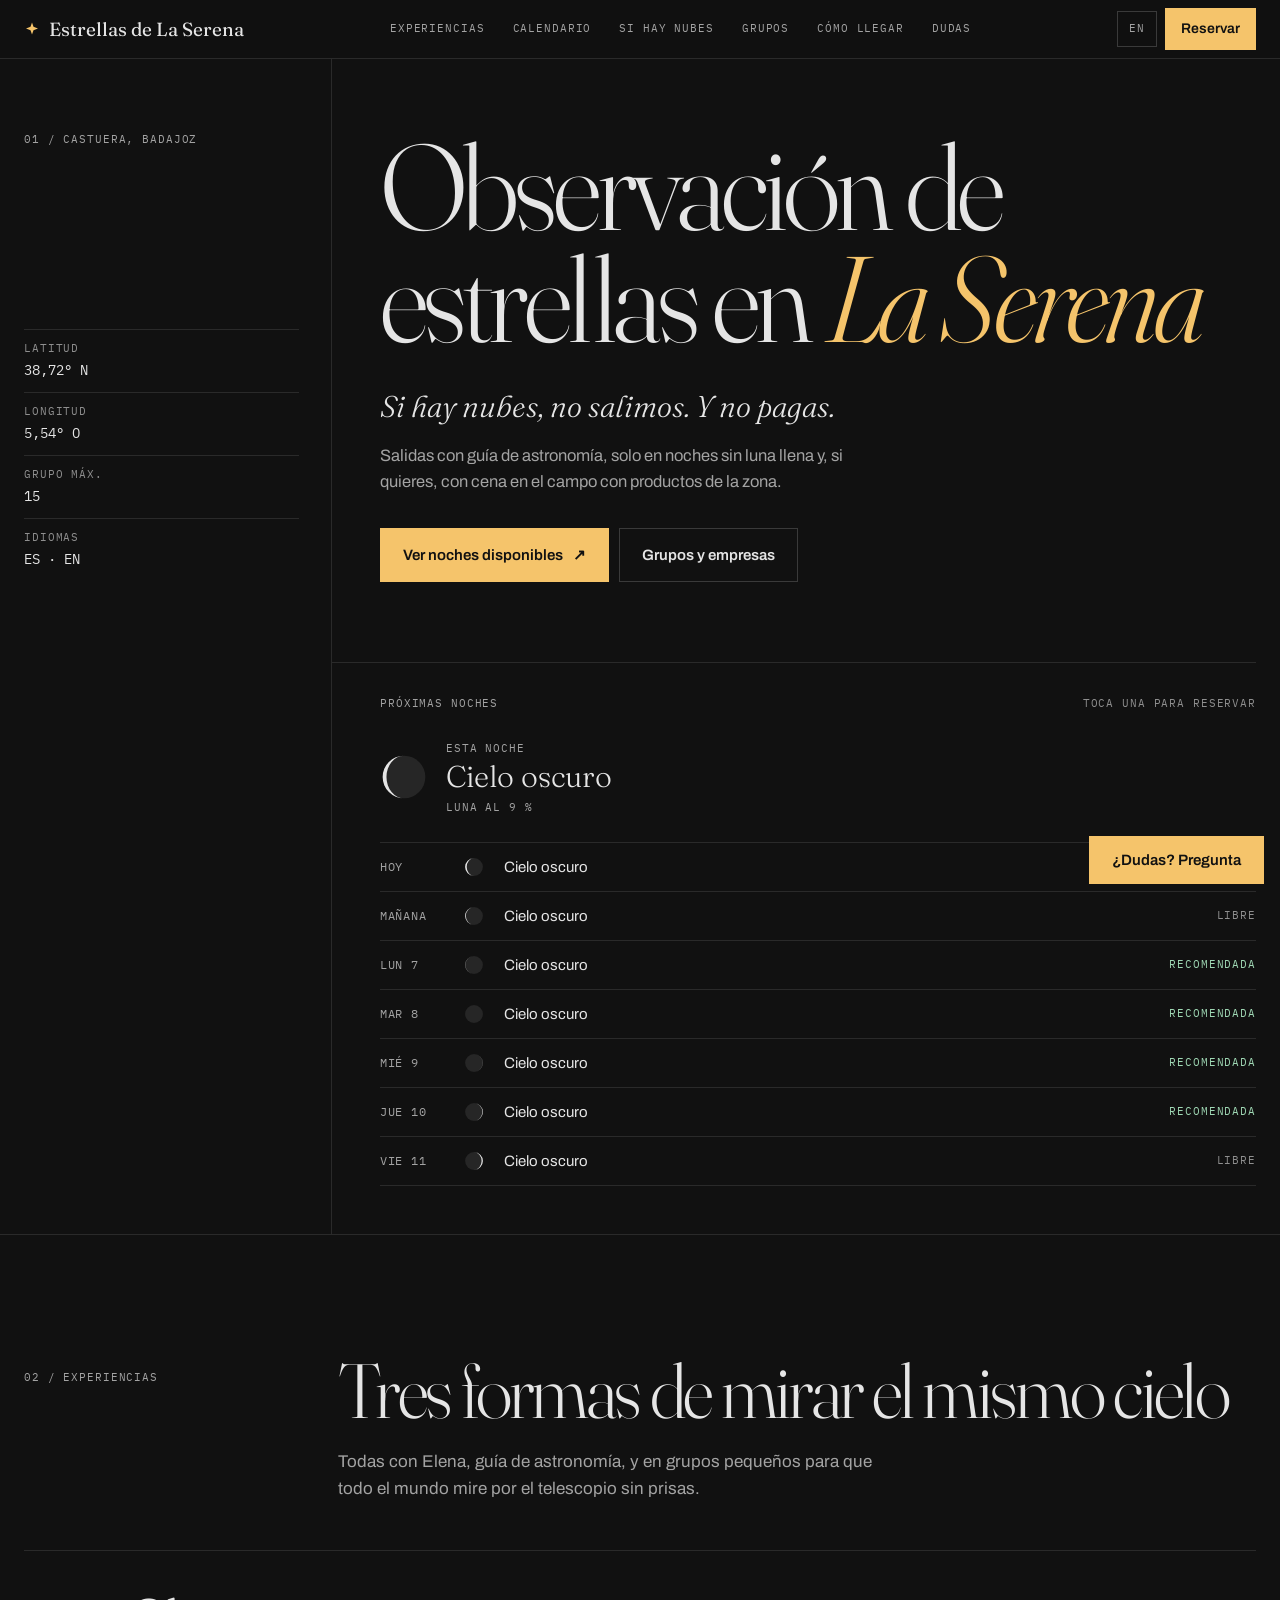
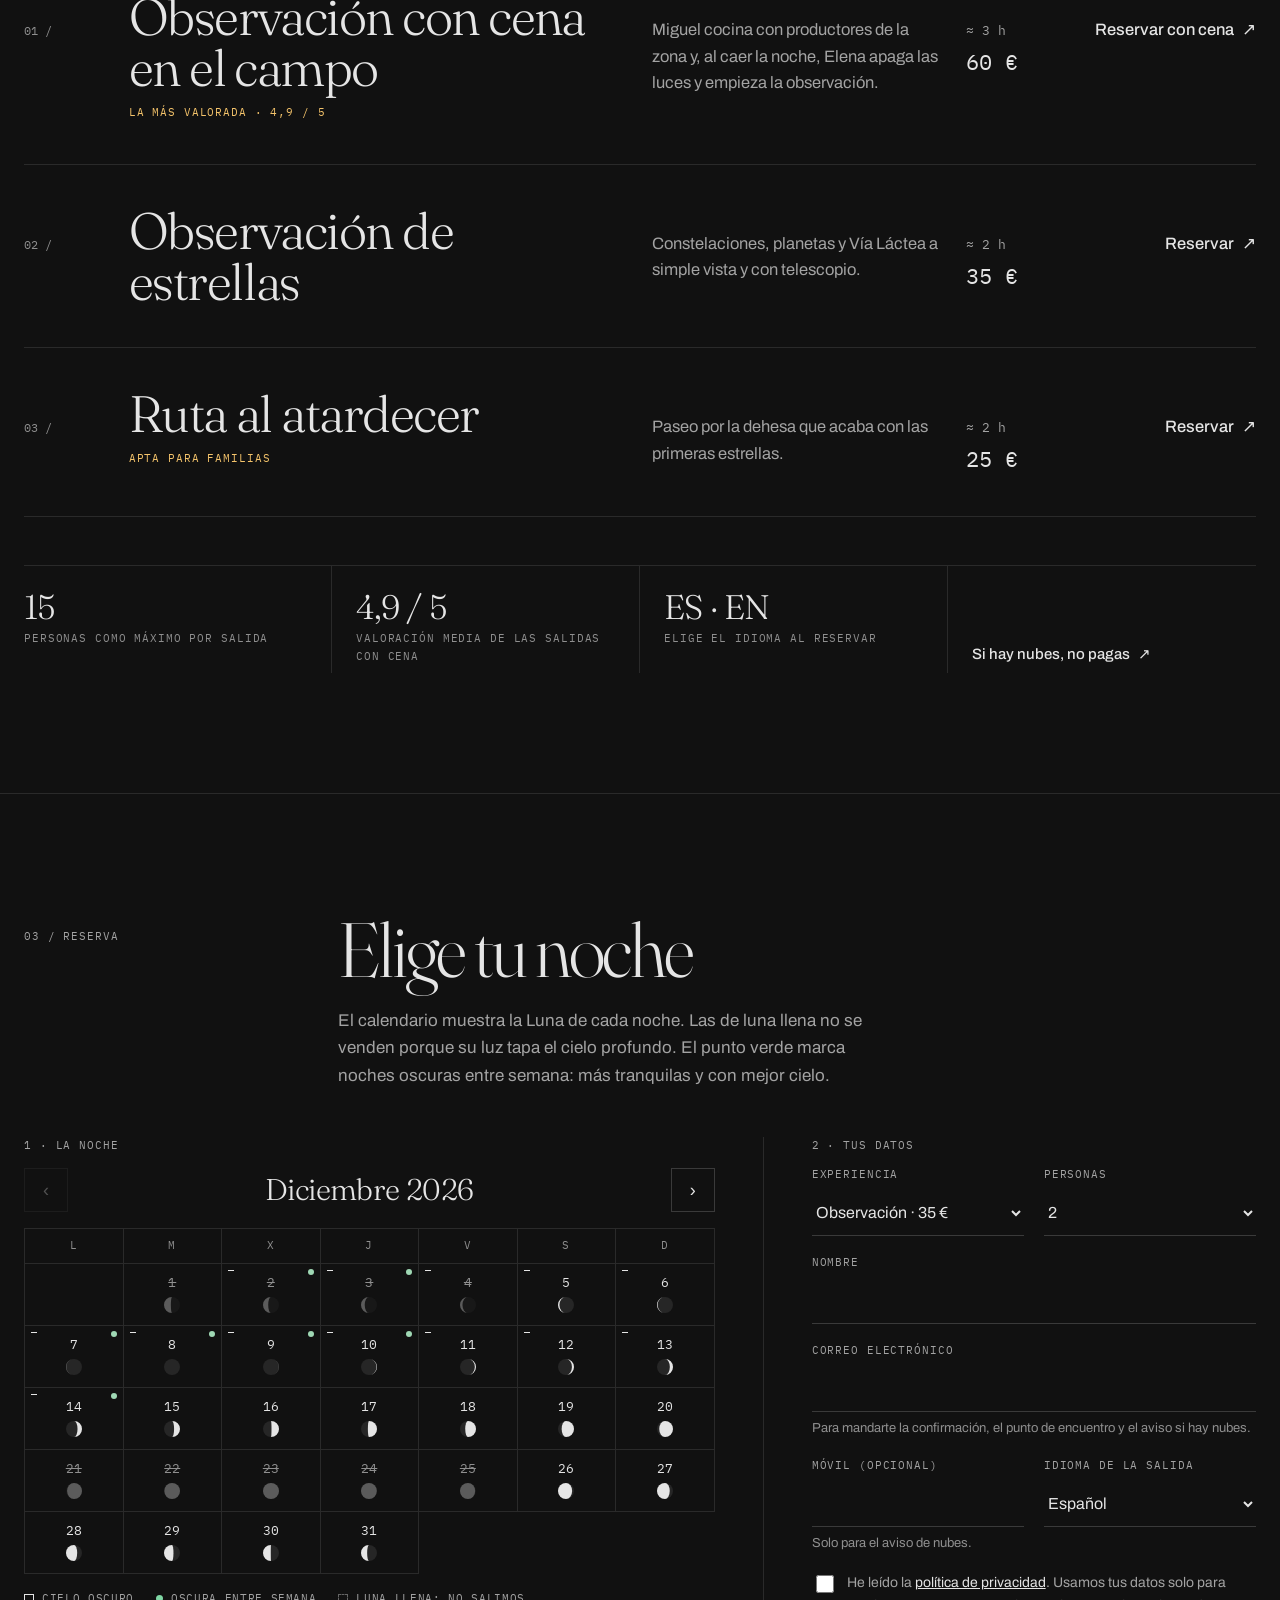
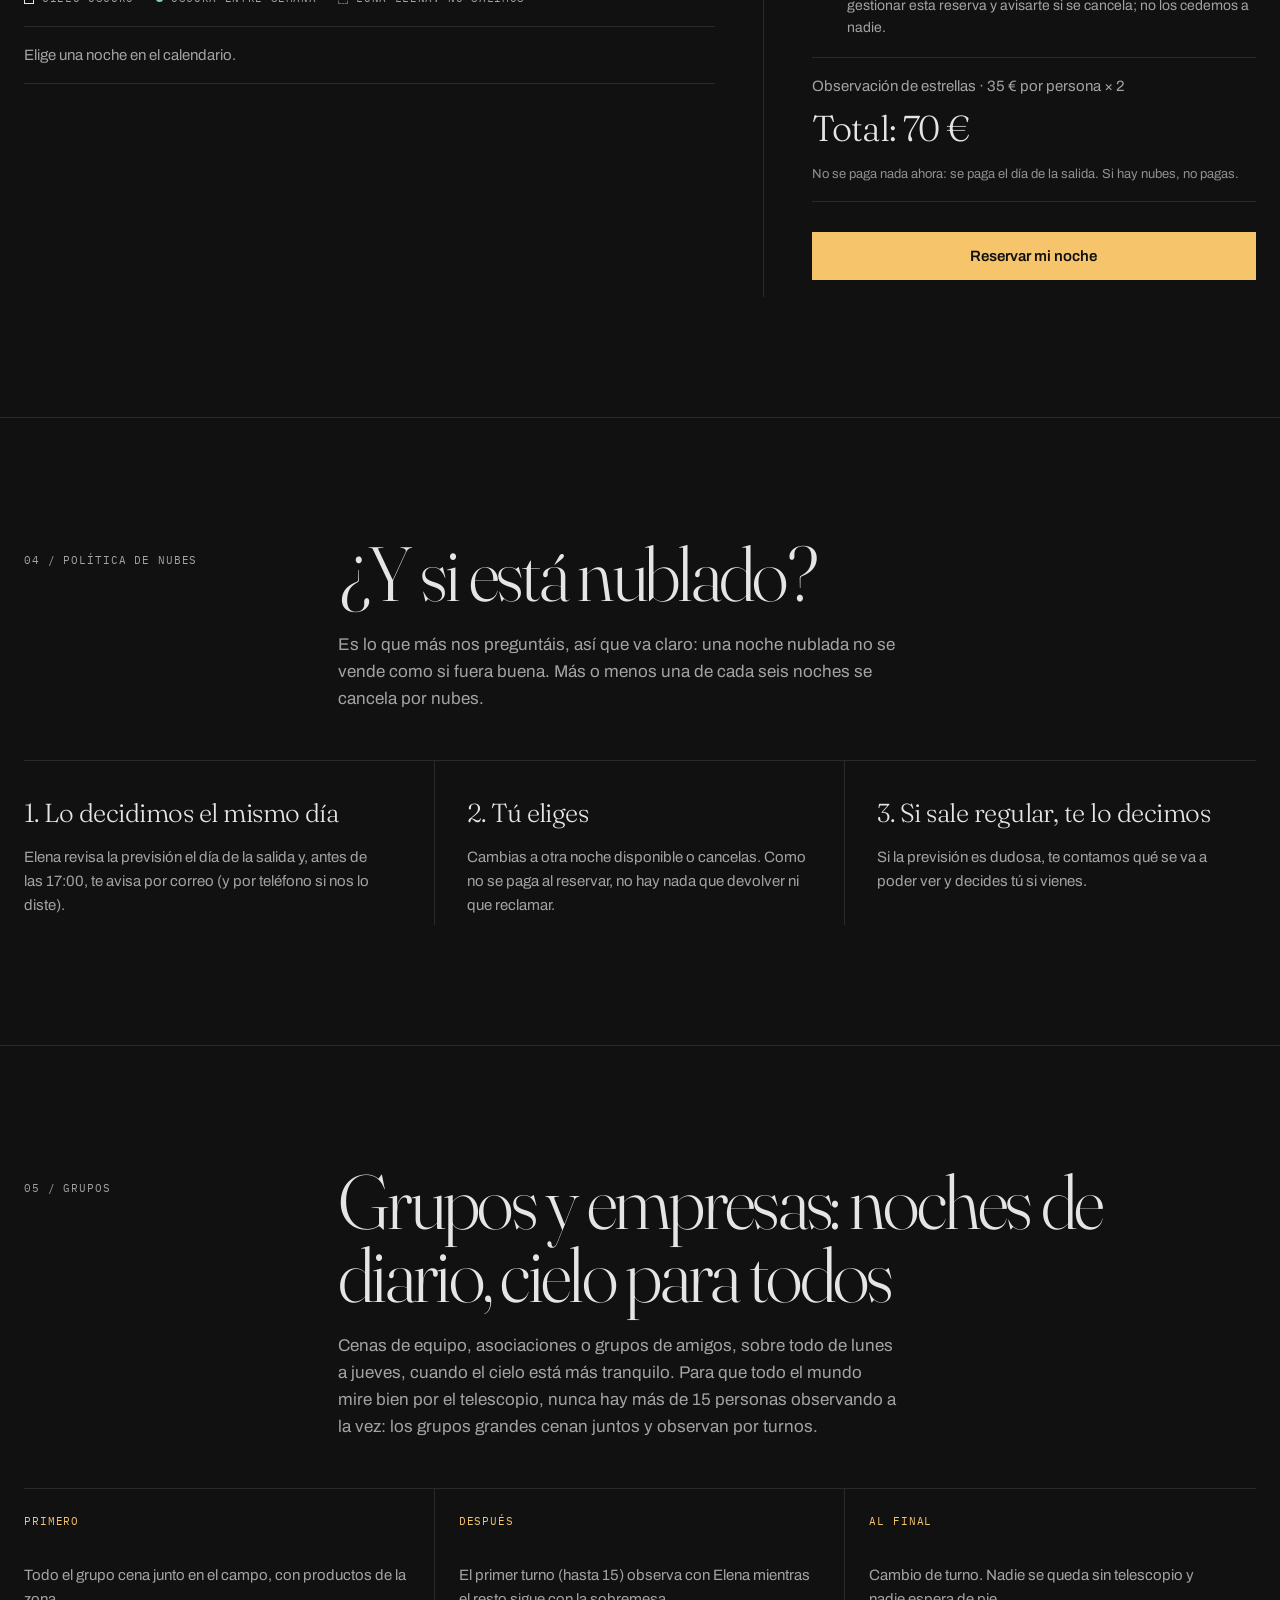
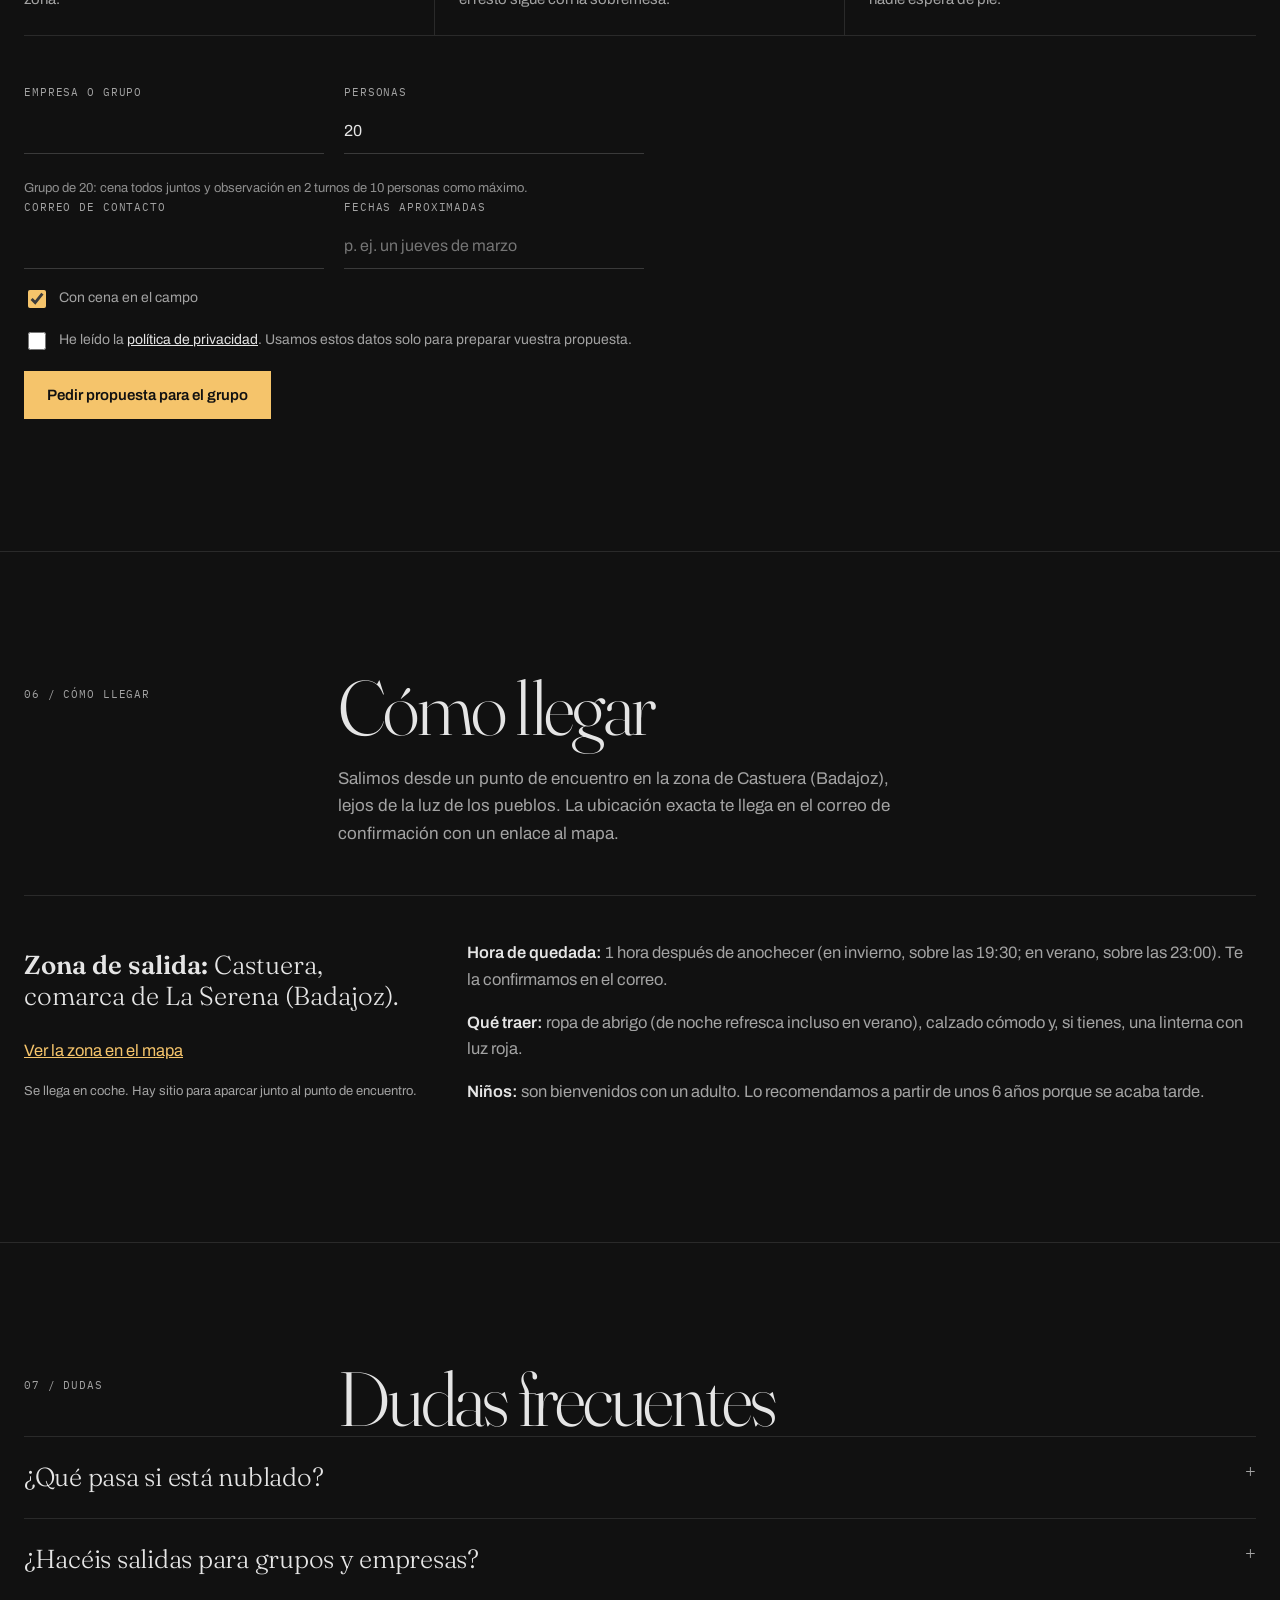
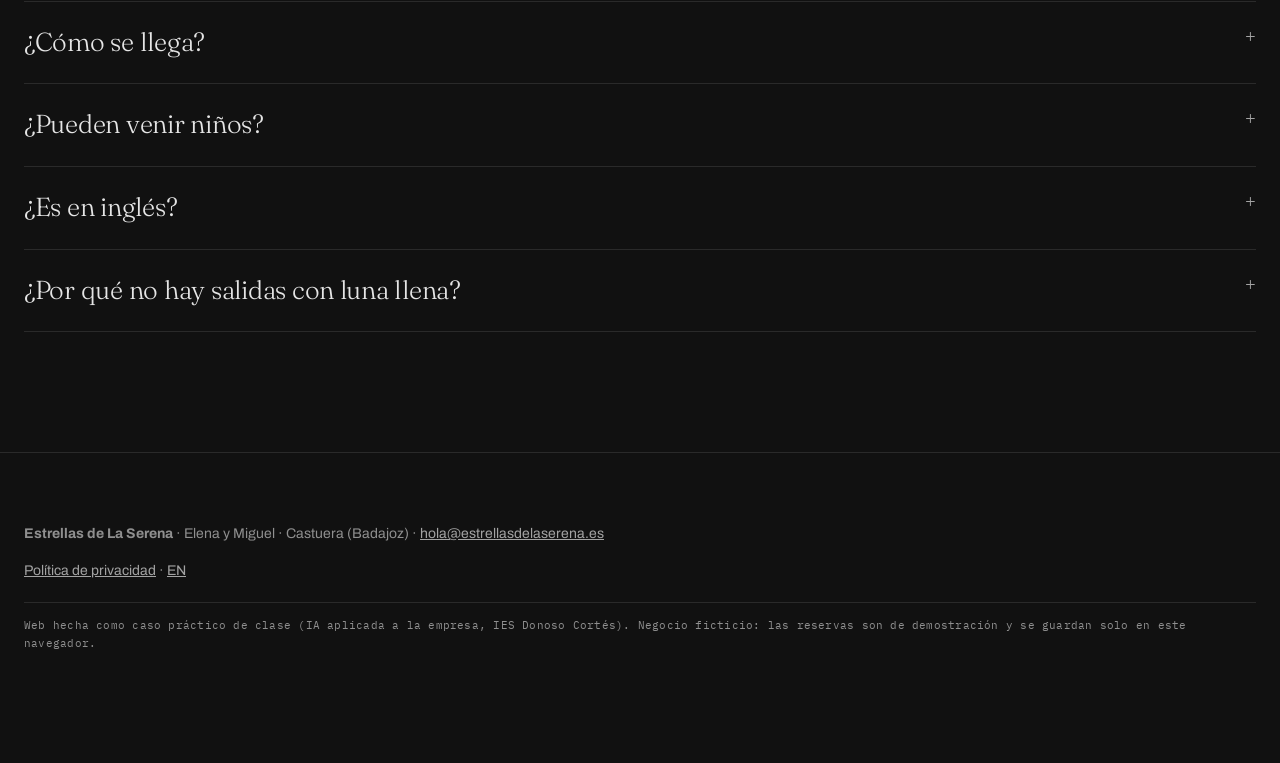
<file: estrellas-la-serena-web/estrellas-la-serena/index.html>
<!doctype html>
<html lang="es">
<head>
<meta charset="utf-8">
<meta name="viewport" content="width=device-width,initial-scale=1">
<title>Observación de estrellas en La Serena, Extremadura · Estrellas de La Serena</title>
<meta name="description" content="Salidas de observación de estrellas en La Serena (Badajoz) en grupos de 15 como máximo, con cena en el campo opcional. Solo noches sin luna llena. Si hay nubes, no pagas.">
<meta name="theme-color" content="#111111">
<link rel="canonical" href="https://carlosvf19.github.io/estrellas-la-serena/">
<link rel="alternate" hreflang="es" href="https://carlosvf19.github.io/estrellas-la-serena/">
<link rel="alternate" hreflang="en" href="https://carlosvf19.github.io/estrellas-la-serena/en/">
<link rel="alternate" hreflang="x-default" href="https://carlosvf19.github.io/estrellas-la-serena/">
<link rel="icon" href="data:image/svg+xml,%3Csvg xmlns='http://www.w3.org/2000/svg' viewBox='0 0 32 32'%3E%3Crect width='32' height='32' rx='7' fill='%230b1630'/%3E%3Cpath d='M16 5l2.6 7.4L26 15l-7.4 2.6L16 25l-2.6-7.4L6 15l7.4-2.6z' fill='%23f5c46b'/%3E%3C/svg%3E">
<meta property="og:title" content="Estrellas de La Serena · Observación de estrellas en Extremadura">
<meta property="og:description" content="Grupos pequeños, noches sin luna llena y cena con productores de la zona. Si hay nubes, no salimos y no pagas.">
<link rel="preconnect" href="https://fonts.googleapis.com">
<link rel="preconnect" href="https://fonts.gstatic.com" crossorigin>
<link rel="stylesheet" href="https://fonts.googleapis.com/css2?family=Fraunces:ital,opsz,wght@0,9..144,300;0,9..144,500;1,9..144,300&amp;family=Archivo:wght@400;500;600&amp;family=IBM+Plex+Mono:wght@400;500&amp;display=swap">
<link rel="stylesheet" href="assets/styles.css">
<script type="application/ld+json">
{"@context":"https://schema.org","@type":"TouristTrip","name":"Observación de estrellas en La Serena","provider":{"@type":"LocalBusiness","name":"Estrellas de La Serena","address":{"@type":"PostalAddress","addressLocality":"Castuera","addressRegion":"Badajoz","addressCountry":"ES"}},"offers":[{"@type":"Offer","name":"Observación de estrellas","price":"35","priceCurrency":"EUR"},{"@type":"Offer","name":"Observación con cena en el campo","price":"60","priceCurrency":"EUR"},{"@type":"Offer","name":"Ruta guiada","price":"25","priceCurrency":"EUR"}],"availableLanguage":["es","en"]}
</script>
</head>
<body>
<a class="skip" href="#reservar">Saltar a la reserva</a>
<header class="top">
  <div class="wrap">
    <a class="logo" href="#"><svg viewBox="0 0 32 32" aria-hidden="true"><path d="M16 3l3 8.6L28 15l-9 3.4L16 27l-3-8.6L4 15l9-3.4z" fill="#F5C46B"/></svg>Estrellas de La Serena</a>
    <nav class="menu" aria-label="Principal">
      <a href="#experiencias">Experiencias</a><a href="#reservar">Calendario</a><a href="#nubes">Si hay nubes</a>
      <a href="#grupos">Grupos</a><a href="#llegar">Cómo llegar</a><a href="#dudas">Dudas</a>
    </nav>
    <div class="top-acc">
      <a class="lang" href="en/" hreflang="en" lang="en" aria-label="EN, English version">EN</a>
      <a class="btn peq" href="#reservar">Reservar</a>
    </div>
  </div>
</header>

<main>
<section class="hero" aria-labelledby="h1">
  <div class="wrap">
    <div class="hero-meta">
      <p class="eyebrow">01 / Castuera, Badajoz</p>
      <dl class="coords">
        <div><dt>Latitud</dt><dd>38,72° N</dd></div>
        <div><dt>Longitud</dt><dd>5,54° O</dd></div>
        <div><dt>Grupo máx.</dt><dd>15</dd></div>
        <div><dt>Idiomas</dt><dd>ES · EN</dd></div>
      </dl>
    </div>
    <div class="hero-main">
      <h1 id="h1">Observación de estrellas en <em>La Serena</em></h1>
      <p class="lema">Si hay nubes, no salimos. Y no pagas.</p>
      <p class="sub">Salidas con guía de astronomía, solo en noches sin luna llena y, si quieres, con cena en el campo con productos de la zona.</p>
      <div class="ctas">
        <a class="btn" href="#reservar">Ver noches disponibles <span class="fl" aria-hidden="true">↗</span></a>
        <a class="btn sec" href="#grupos">Grupos y empresas</a>
      </div>
    </div>
    <aside class="noches" aria-labelledby="noches-tit">
      <div class="noches-cab"><h2 id="noches-tit" class="eyebrow">Próximas noches</h2><span>Toca una para reservar</span></div>
      <div class="noches-hoy" id="noches-hoy"></div>
      <ul class="noches-lista" id="noches-lista"></ul>
    </aside>
  </div>
</section>

<section id="experiencias" aria-labelledby="h-exp">
  <div class="wrap">
    <p class="eyebrow">02 / Experiencias</p>
    <h2 id="h-exp">Tres formas de mirar el mismo cielo</h2>
    <p class="intro">Todas con Elena, guía de astronomía, y en grupos pequeños para que todo el mundo mire por el telescopio sin prisas.</p>
    <ol class="exp">
        <li class="exp-item">
          <span class="n">01 /</span>
          <div class="exp-tit"><h3>Observación con cena en el campo</h3><span class="etq">La más valorada · 4,9 / 5</span></div>
          <p class="exp-txt">Miguel cocina con productores de la zona y, al caer la noche, Elena apaga las luces y empieza la observación.</p>
          <p class="exp-meta"><span>≈ 3 h</span><span class="precio">60 €</span></p>
          <a class="lnk" href="#reservar" data-prod="cena">Reservar con cena <span class="fl" aria-hidden="true">↗</span></a>
        </li>
        <li class="exp-item">
          <span class="n">02 /</span>
          <div class="exp-tit"><h3>Observación de estrellas</h3></div>
          <p class="exp-txt">Constelaciones, planetas y Vía Láctea a simple vista y con telescopio.</p>
          <p class="exp-meta"><span>≈ 2 h</span><span class="precio">35 €</span></p>
          <a class="lnk" href="#reservar" data-prod="obs">Reservar <span class="fl" aria-hidden="true">↗</span></a>
        </li>
        <li class="exp-item">
          <span class="n">03 /</span>
          <div class="exp-tit"><h3>Ruta al atardecer</h3><span class="etq">Apta para familias</span></div>
          <p class="exp-txt">Paseo por la dehesa que acaba con las primeras estrellas.</p>
          <p class="exp-meta"><span>≈ 2 h</span><span class="precio">25 €</span></p>
          <a class="lnk" href="#reservar" data-prod="ruta">Reservar <span class="fl" aria-hidden="true">↗</span></a>
        </li>
    </ol>
    <dl class="franja"><div><dt>15</dt><dd>personas como máximo por salida</dd></div><div><dt>4,9 / 5</dt><dd>valoración media de las salidas con cena</dd></div><div><dt>ES · EN</dt><dd>elige el idioma al reservar</dd></div><div><dt><a class="lnk" href="#nubes">Si hay nubes, no pagas <span class="fl" aria-hidden="true">↗</span></a></dt><dd>&nbsp;</dd></div></dl>
  </div>
</section>

<section id="reservar" aria-labelledby="h-res">
  <div class="wrap">
    <p class="eyebrow">03 / Reserva</p>
    <h2 id="h-res">Elige tu noche</h2>
    <p class="intro">El calendario muestra la Luna de cada noche. Las de luna llena no se venden porque su luz tapa el cielo profundo. El punto verde marca noches oscuras entre semana: más tranquilas y con mejor cielo.</p>
    <div id="paso-reserva" class="reserva">
      <div>
        <p class="paso">1 · La noche</p>
        <div class="cal-cab">
          <button type="button" class="cal-nav" id="cal-prev" aria-label="Mes anterior">‹</button>
          <h3 id="cal-mes" aria-live="polite"></h3>
          <button type="button" class="cal-nav" id="cal-next" aria-label="Mes siguiente">›</button>
        </div>
        <div class="cal" id="cal"></div>
        <ul class="leyenda">
          <li><span class="pt" style="border:1px solid #E5E5E5"></span>Cielo oscuro</li>
          <li><span class="pt" style="background:#7FD6A4;border-radius:50%;width:7px;height:7px"></span>Oscura entre semana</li>
          <li><span class="pt" style="border:1px dashed rgba(255,255,255,.35)"></span>Luna llena: no salimos</li>
        </ul>
        <div class="info-dia" id="info-dia" aria-live="polite"></div>
        <p class="error" id="err-fecha" aria-live="polite"></p>
      </div>
      <form id="form-reserva" novalidate>
        <p class="paso">2 · Tus datos</p>
        <div class="fila">
          <div class="campo">
            <label for="producto">Experiencia</label>
            <select id="producto" name="producto">
              <option value="obs">Observación · 35 €</option>
              <option value="cena">Con cena · 60 €</option>
              <option value="ruta">Ruta · 25 €</option>
            </select>
          </div>
          <div class="campo">
            <label for="personas">Personas</label>
            <select id="personas" name="personas">
              <option>1</option><option selected>2</option><option>3</option><option>4</option><option>5</option><option>6</option><option>7</option><option>8</option><option>9</option><option>10</option><option>11</option><option>12</option><option>13</option><option>14</option><option>15</option>
            </select>
          </div>
        </div>
        <div class="campo">
          <label for="nombre">Nombre</label>
          <input id="nombre" name="nombre" autocomplete="name" required>
          <p class="error" id="err-nombre" aria-live="polite"></p>
        </div>
        <div class="campo">
          <label for="email">Correo electrónico</label>
          <input id="email" name="email" type="email" autocomplete="email" inputmode="email" required>
          <p class="ayuda">Para mandarte la confirmación, el punto de encuentro y el aviso si hay nubes.</p>
          <p class="error" id="err-email" aria-live="polite"></p>
        </div>
        <div class="fila">
          <div class="campo">
            <label for="telefono">Móvil <span style="font-weight:400">(opcional)</span></label>
            <input id="telefono" name="telefono" type="tel" autocomplete="tel" inputmode="tel">
            <p class="ayuda">Solo para el aviso de nubes.</p>
          </div>
          <div class="campo">
            <label for="idioma">Idioma de la salida</label>
            <select id="idioma" name="idioma"><option value="es">Español</option><option value="en">English</option></select>
          </div>
        </div>
        <div class="campo">
          <label class="check"><input type="checkbox" name="privacidad" id="privacidad"> <span>He leído la <a href="privacidad.html" target="_blank" rel="noopener">política de privacidad</a>. Usamos tus datos solo para gestionar esta reserva y avisarte si se cancela; no los cedemos a nadie.</span></label>
          <p class="error" id="err-priv" aria-live="polite"></p>
        </div>
        <div class="resumen" id="resumen" aria-live="polite"></div>
        <p><button class="btn" type="submit" style="width:100%;margin-top:14px">Reservar mi noche</button></p>
      </form>
    </div>
    <div id="ok-reserva" hidden></div>
  </div>
</section>

<section id="nubes" aria-labelledby="h-nubes">
  <div class="wrap">
    <p class="eyebrow">04 / Política de nubes</p>
    <h2 id="h-nubes">¿Y si está nublado?</h2>
    <p class="intro">Es lo que más nos preguntáis, así que va claro: una noche nublada no se vende como si fuera buena. Más o menos una de cada seis noches se cancela por nubes.</p>
    <div class="nubes">
      <div class="nube"><h3>1. Lo decidimos el mismo día</h3><p>Elena revisa la previsión el día de la salida y, antes de las 17:00, te avisa por correo (y por teléfono si nos lo diste).</p></div>
      <div class="nube"><h3>2. Tú eliges</h3><p>Cambias a otra noche disponible o cancelas. Como no se paga al reservar, no hay nada que devolver ni que reclamar.</p></div>
      <div class="nube"><h3>3. Si sale regular, te lo decimos</h3><p>Si la previsión es dudosa, te contamos qué se va a poder ver y decides tú si vienes.</p></div>
    </div>
  </div>
</section>

<section id="grupos" aria-labelledby="h-grupos">
  <div class="wrap">
    <p class="eyebrow">05 / Grupos</p>
    <h2 id="h-grupos">Grupos y empresas: noches de diario, cielo para todos</h2>
    <p class="intro">Cenas de equipo, asociaciones o grupos de amigos, sobre todo de lunes a jueves, cuando el cielo está más tranquilo. Para que todo el mundo mire bien por el telescopio, nunca hay más de 15 personas observando a la vez: los grupos grandes cenan juntos y observan por turnos.</p>
    <div class="turnos">
      <div class="turno"><b>Primero</b><br>Todo el grupo cena junto en el campo, con productos de la zona.</div>
      <div class="turno"><b>Después</b><br>El primer turno (hasta 15) observa con Elena mientras el resto sigue con la sobremesa.</div>
      <div class="turno"><b>Al final</b><br>Cambio de turno. Nadie se queda sin telescopio y nadie espera de pie.</div>
    </div>
    <form id="form-grupo" novalidate style="max-width:620px">
      <div class="fila">
        <div class="campo"><label for="gempresa">Empresa o grupo</label><input id="gempresa" name="gempresa" autocomplete="organization"></div>
        <div class="campo"><label for="gpersonas">Personas</label><input id="gpersonas" name="gpersonas" type="number" min="1" max="60" value="20" inputmode="numeric"></div>
      </div>
      <p class="ayuda" id="turnos-txt" aria-live="polite"></p>
      <div class="fila">
        <div class="campo"><label for="gemail">Correo de contacto</label><input id="gemail" name="gemail" type="email" autocomplete="email"></div>
        <div class="campo"><label for="gcuando">Fechas aproximadas</label><input id="gcuando" name="gcuando" placeholder="p. ej. un jueves de marzo"></div>
      </div>
      <div class="campo"><label class="check"><input type="checkbox" name="gcena" id="gcena" checked> <span>Con cena en el campo</span></label></div>
      <div class="campo"><label class="check"><input type="checkbox" name="gprivacidad" id="gprivacidad"> <span>He leído la <a href="privacidad.html" target="_blank" rel="noopener">política de privacidad</a>. Usamos estos datos solo para preparar vuestra propuesta.</span></label></div>
      <button class="btn" type="submit">Pedir propuesta para el grupo</button>
      <div id="grupo-msg" role="status" style="margin-top:12px"></div>
    </form>
  </div>
</section>

<section id="llegar" aria-labelledby="h-llegar">
  <div class="wrap">
    <p class="eyebrow">06 / Cómo llegar</p>
    <h2 id="h-llegar">Cómo llegar</h2>
    <p class="intro">Salimos desde un punto de encuentro en la zona de Castuera (Badajoz), lejos de la luz de los pueblos. La ubicación exacta te llega en el correo de confirmación con un enlace al mapa.</p>
    <div class="llegar">
      <div class="mapa">
        <p><b>Zona de salida:</b> Castuera, comarca de La Serena (Badajoz).</p>
        <p><a href="https://www.openstreetmap.org/?mlat=38.7233&amp;mlon=-5.5440#map=11/38.7233/-5.5440" target="_blank" rel="noopener">Ver la zona en el mapa</a></p>
        <p class="ayuda">Se llega en coche. Hay sitio para aparcar junto al punto de encuentro.</p>
      </div>
      <div>
        <p><b>Hora de quedada:</b> 1 hora después de anochecer (en invierno, sobre las 19:30; en verano, sobre las 23:00). Te la confirmamos en el correo.</p>
        <p><b>Qué traer:</b> ropa de abrigo (de noche refresca incluso en verano), calzado cómodo y, si tienes, una linterna con luz roja.</p>
        <p><b>Niños:</b> son bienvenidos con un adulto. Lo recomendamos a partir de unos 6 años porque se acaba tarde.</p>
      </div>
    </div>
  </div>
</section>

<section id="dudas" aria-labelledby="h-dudas">
  <div class="wrap">
    <p class="eyebrow">07 / Dudas</p>
    <h2 id="h-dudas">Dudas frecuentes</h2>
    <details><summary>¿Qué pasa si está nublado?</summary><p>No salimos. Te avisamos antes de las 17:00 del mismo día y eliges otra noche o cancelas sin pagar nada.</p></details>
    <details><summary>¿Hacéis salidas para grupos y empresas?</summary><p>Sí. Hasta 15 personas observan a la vez; los grupos grandes cenan juntos y observan por turnos. <a href="#grupos">Pide propuesta</a>.</p></details>
    <details><summary>¿Cómo se llega?</summary><p>En coche, a la zona de Castuera (Badajoz). El punto exacto va en el correo de confirmación.</p></details>
    <details><summary>¿Pueden venir niños?</summary><p>Sí, acompañados de un adulto. Recomendado a partir de unos 6 años.</p></details>
    <details><summary>¿Es en inglés?</summary><p>Sí. Elena guía en español y en inglés: elige el idioma al reservar. <span lang="en">Yes, sessions are also in English.</span></p></details>
    <details><summary>¿Por qué no hay salidas con luna llena?</summary><p>Porque la luz de la Luna tapa casi todo el cielo profundo. Preferimos no venderte una noche que no merece la pena.</p></details>
  </div>
</section>
</main>

<footer>
  <div class="wrap">
    <p><b>Estrellas de La Serena</b> · Elena y Miguel · Castuera (Badajoz) · <a href="mailto:hola@estrellasdelaserena.es">hola@estrellasdelaserena.es</a></p>
    <p><a href="privacidad.html">Política de privacidad</a> · <a href="en/" hreflang="en" aria-label="EN, English version">EN</a></p>
    <p class="aviso-demo">Web hecha como caso práctico de clase (IA aplicada a la empresa, IES Donoso Cortés). Negocio ficticio: las reservas son de demostración y se guardan solo en este navegador.</p>
  </div>
</footer>

<button class="btn asis-btn" id="asis-abrir" aria-controls="asis" aria-expanded="false">¿Dudas? Pregunta</button>
<div class="asis" id="asis" role="dialog" aria-label="Asistente de dudas">
  <div class="asis-cab"><b>Dudas rápidas</b><button class="asis-cerrar" id="asis-cerrar" aria-label="Cerrar">×</button></div>
  <div class="asis-log" id="asis-log" aria-live="polite"></div>
  <div class="chips" id="asis-chips"></div>
  <form id="asis-form"><label for="asis-q" class="skip">Tu pregunta</label><input id="asis-q" placeholder="Escribe tu pregunta" autocomplete="off"><button class="btn peq" type="submit">Enviar</button></form>
</div>

<script src="assets/app.js" defer></script>
</body>
</html>
</file>
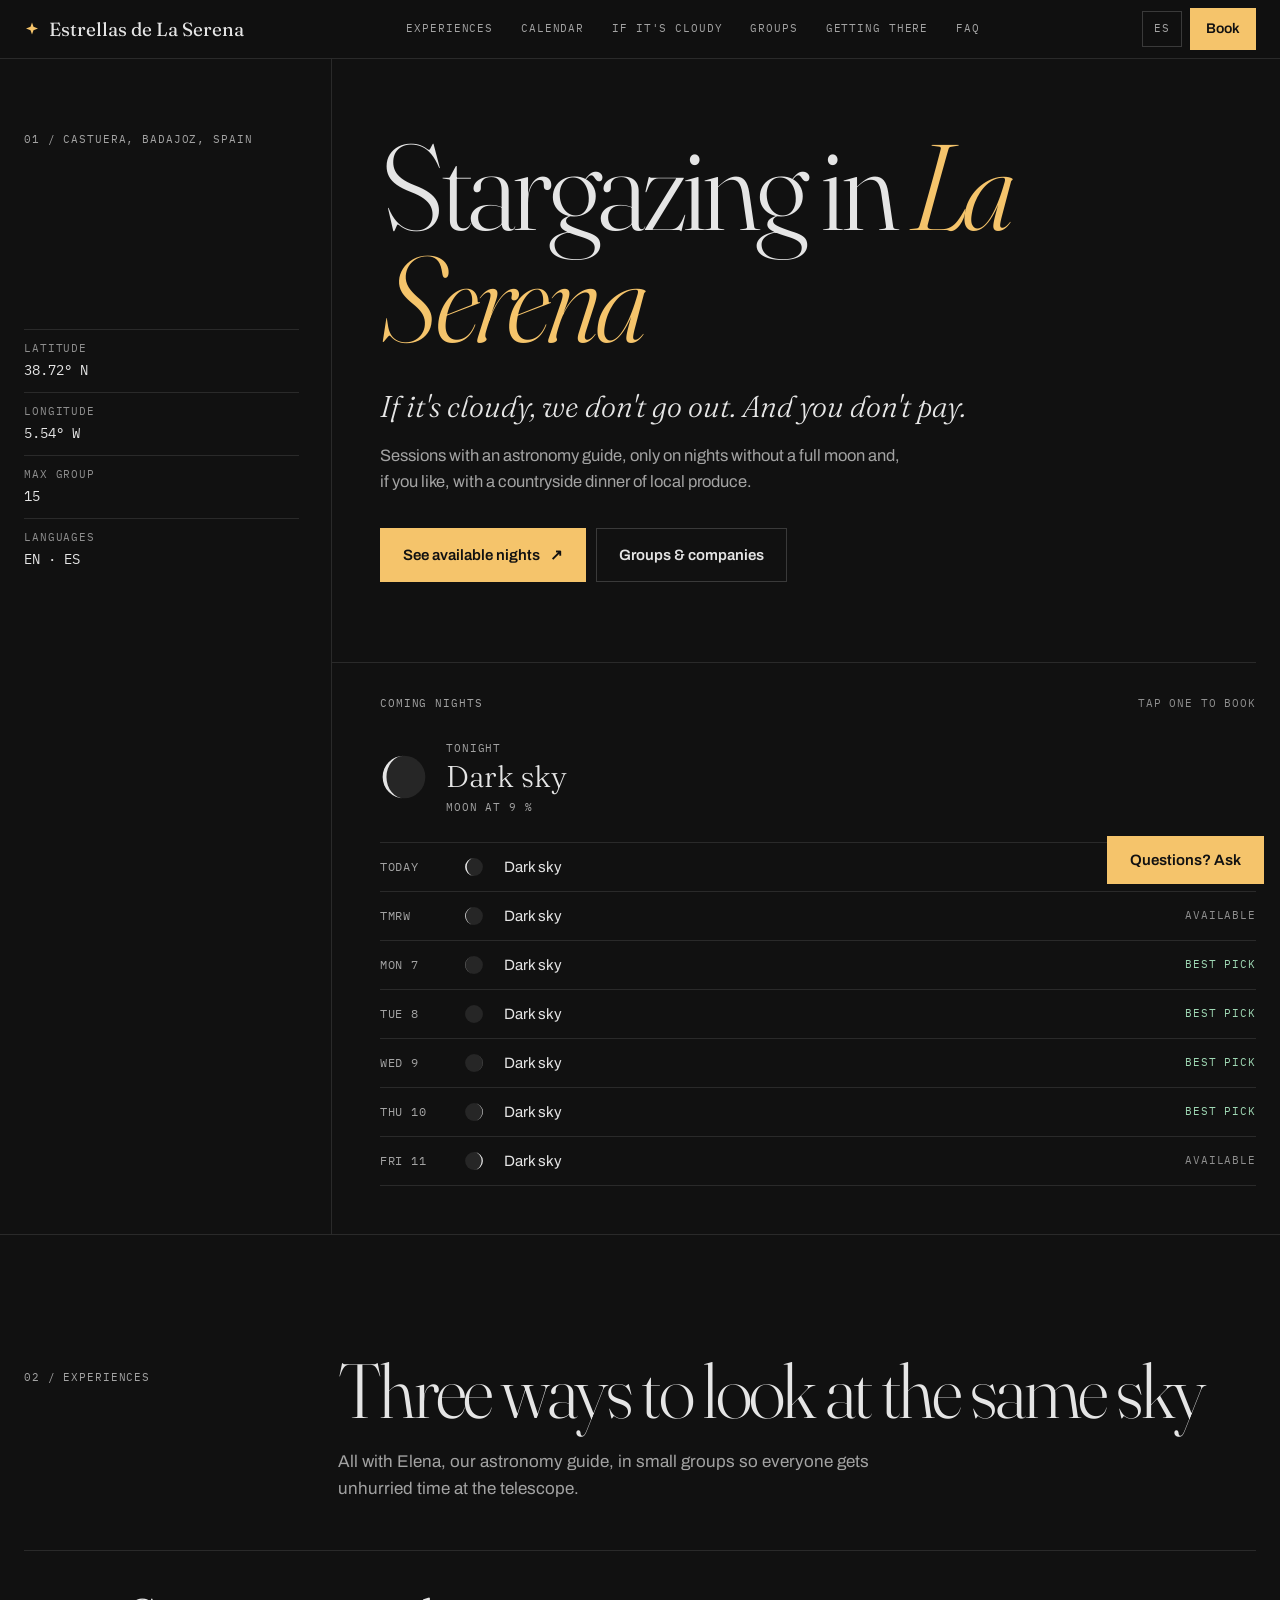
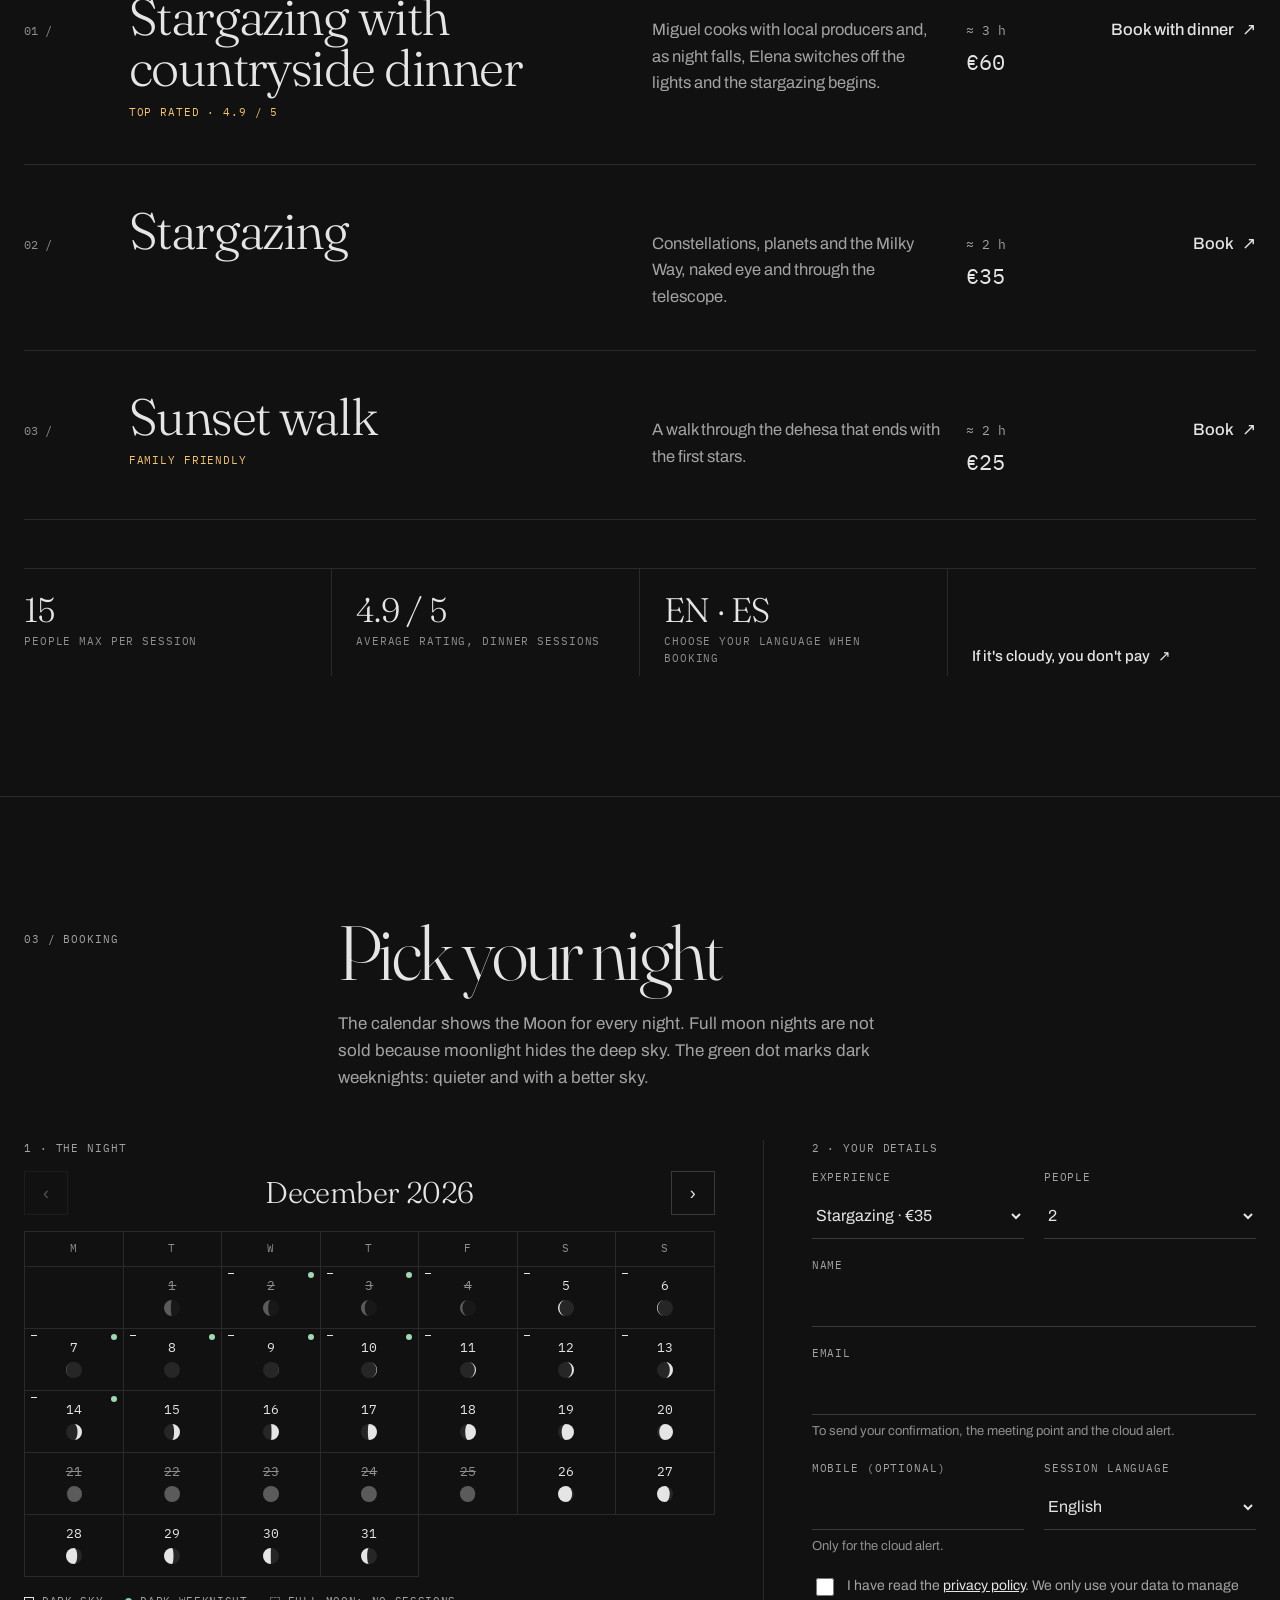
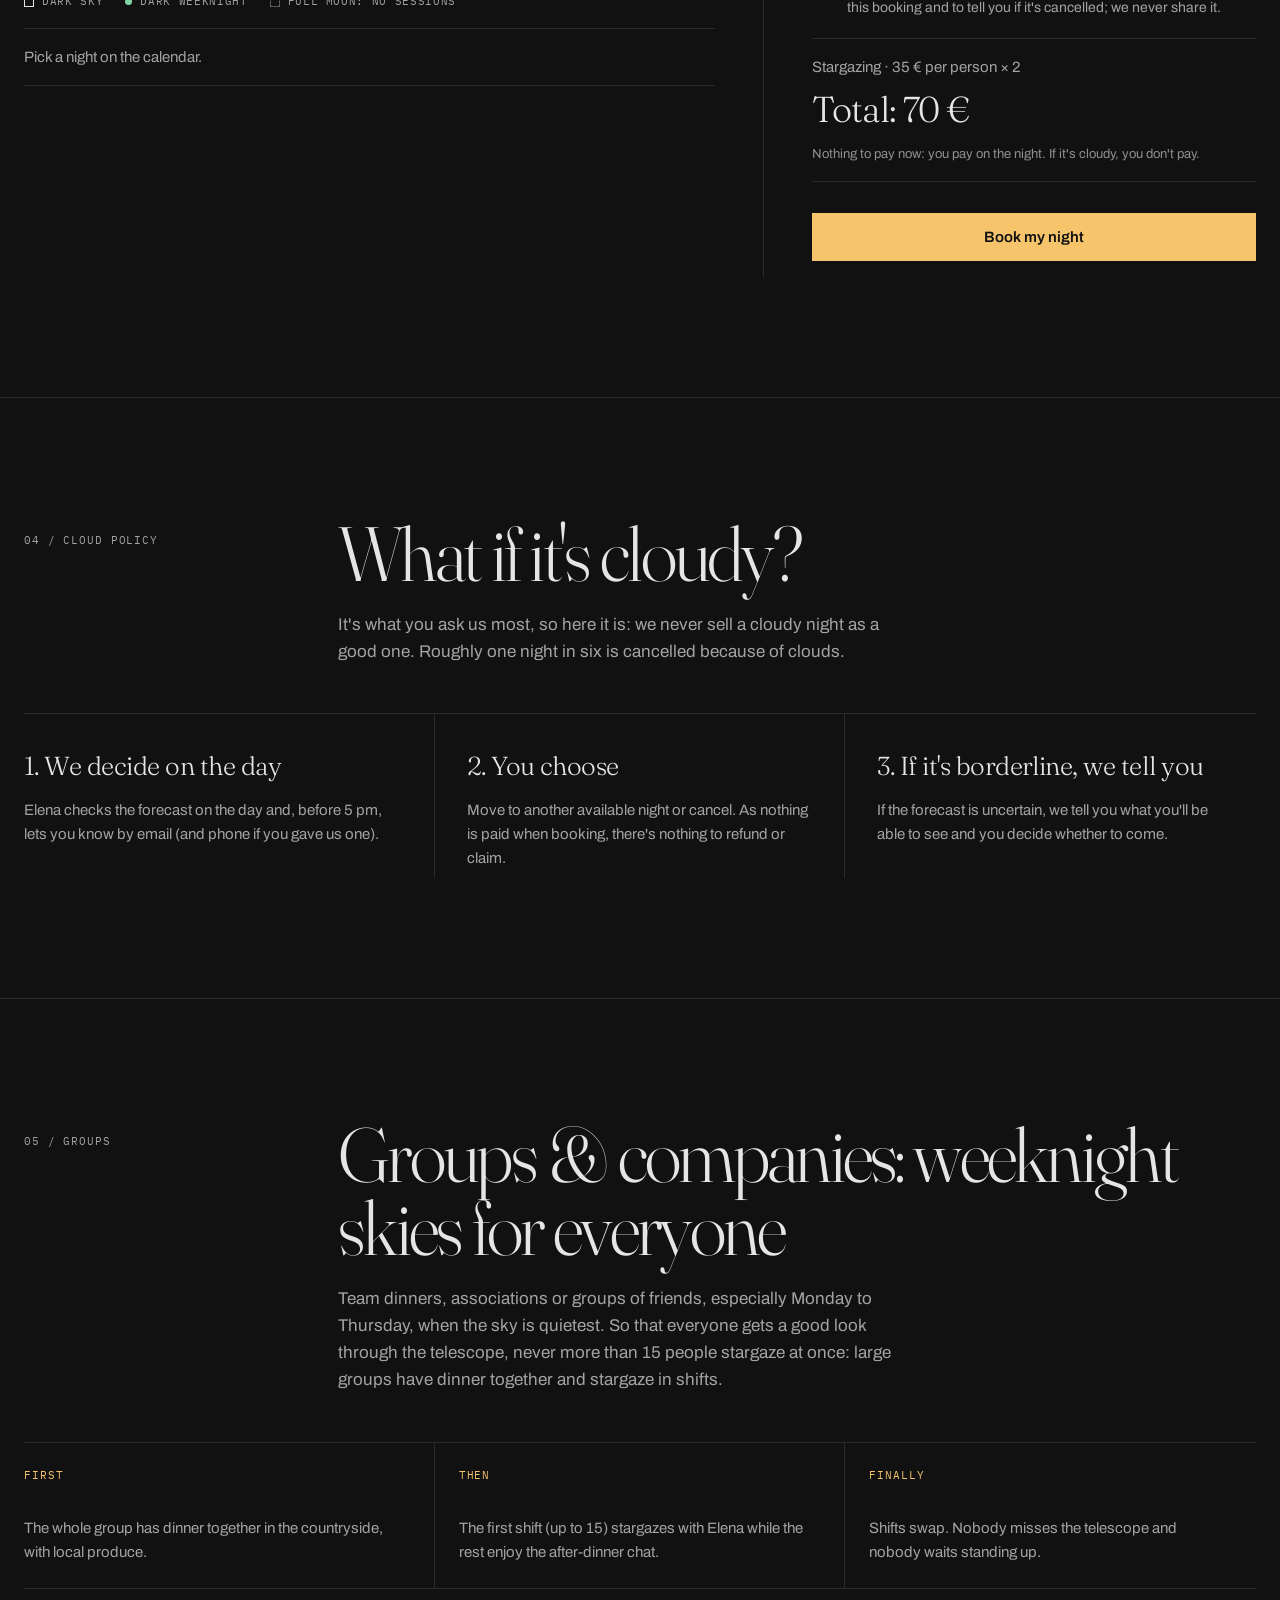
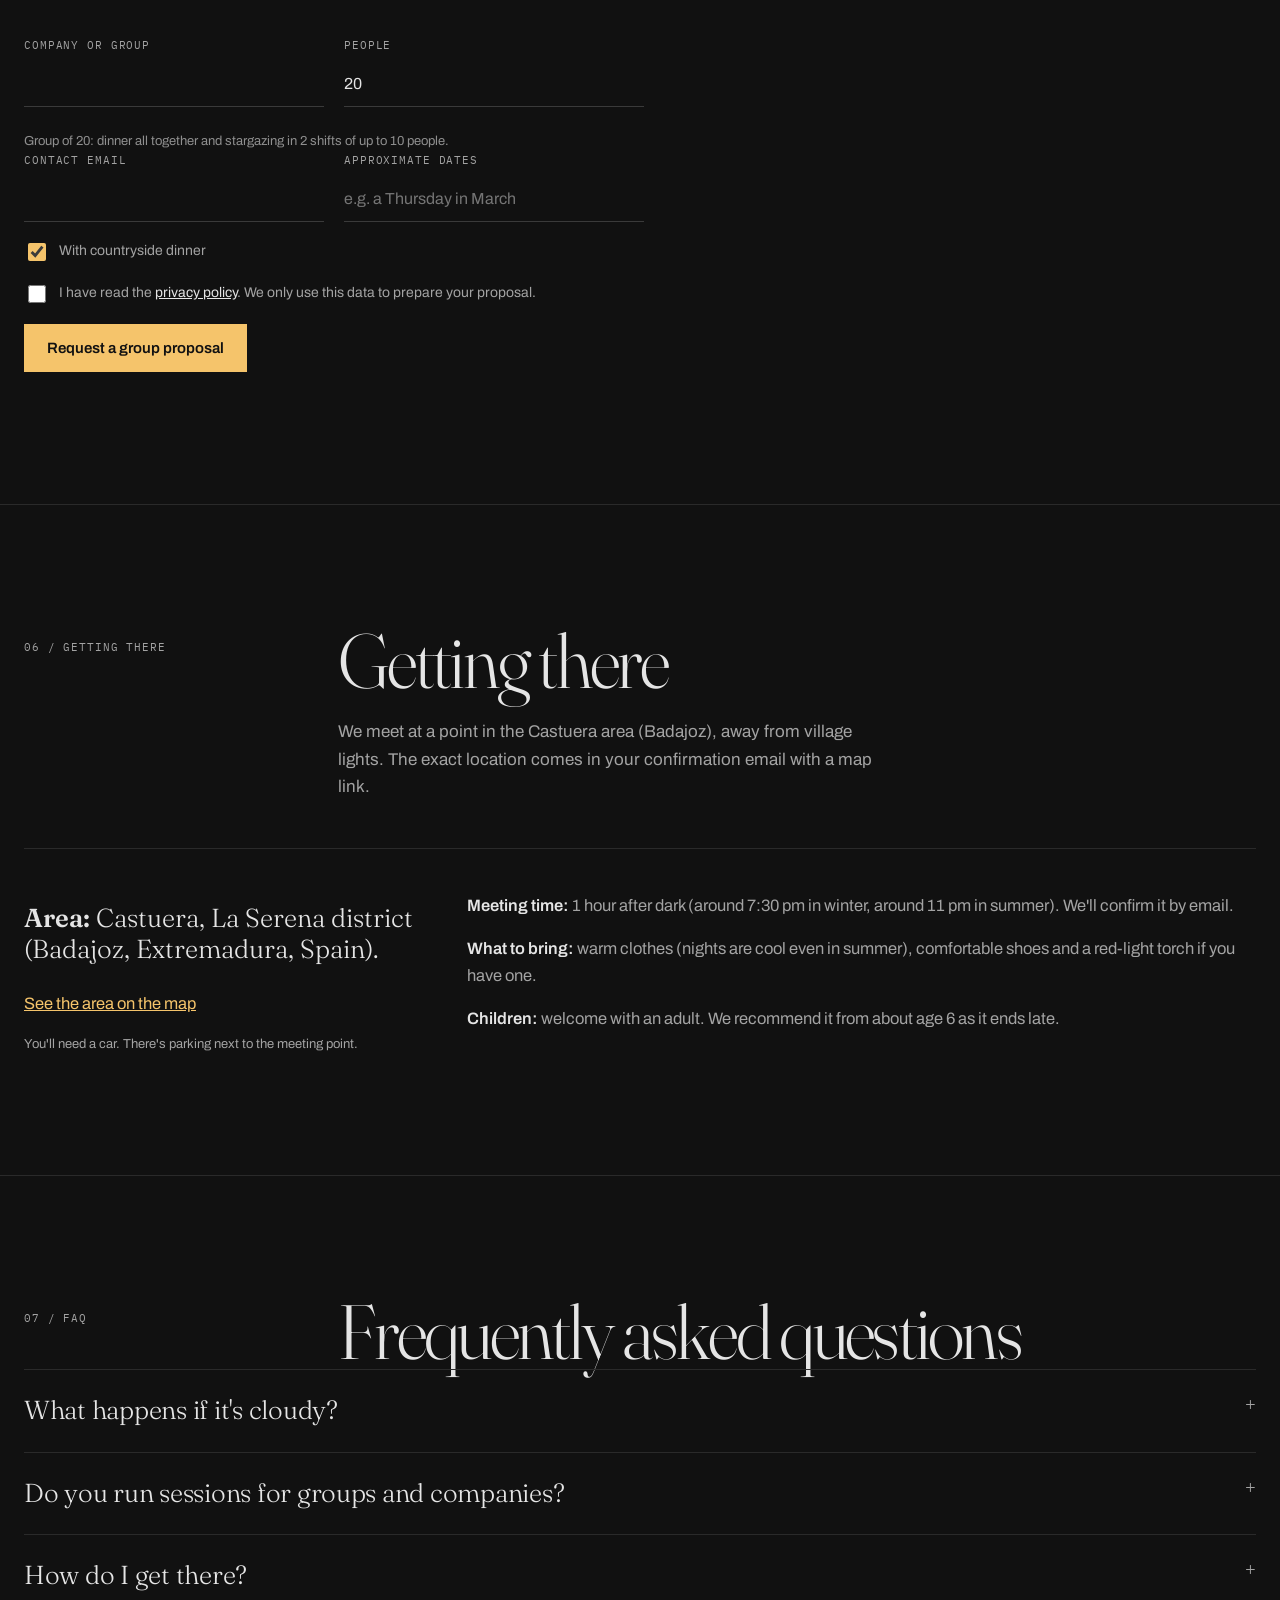
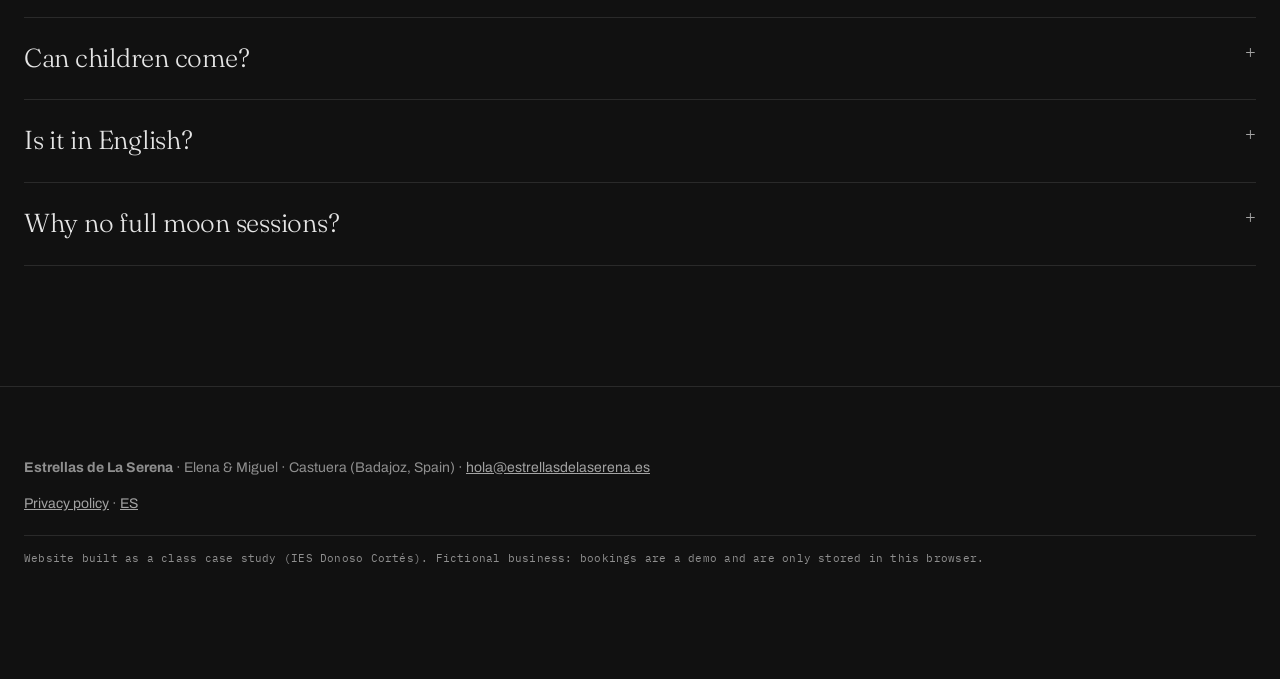
<file: estrellas-la-serena-web/estrellas-la-serena/en/index.html>
<!doctype html>
<html lang="en">
<head>
<meta charset="utf-8">
<meta name="viewport" content="width=device-width,initial-scale=1">
<title>Stargazing in La Serena, Extremadura (Spain) · Estrellas de La Serena</title>
<meta name="description" content="Guided stargazing in La Serena, Extremadura, Spain. Groups of 15 max, optional countryside dinner, no full moon nights. If it's cloudy, you don't pay. In English.">
<meta name="theme-color" content="#111111">
<link rel="canonical" href="https://carlosvf19.github.io/estrellas-la-serena/en/">
<link rel="alternate" hreflang="es" href="https://carlosvf19.github.io/estrellas-la-serena/">
<link rel="alternate" hreflang="en" href="https://carlosvf19.github.io/estrellas-la-serena/en/">
<link rel="alternate" hreflang="x-default" href="https://carlosvf19.github.io/estrellas-la-serena/">
<link rel="icon" href="data:image/svg+xml,%3Csvg xmlns='http://www.w3.org/2000/svg' viewBox='0 0 32 32'%3E%3Crect width='32' height='32' rx='7' fill='%230b1630'/%3E%3Cpath d='M16 5l2.6 7.4L26 15l-7.4 2.6L16 25l-2.6-7.4L6 15l7.4-2.6z' fill='%23f5c46b'/%3E%3C/svg%3E">
<link rel="preconnect" href="https://fonts.googleapis.com">
<link rel="preconnect" href="https://fonts.gstatic.com" crossorigin>
<link rel="stylesheet" href="https://fonts.googleapis.com/css2?family=Fraunces:ital,opsz,wght@0,9..144,300;0,9..144,500;1,9..144,300&amp;family=Archivo:wght@400;500;600&amp;family=IBM+Plex+Mono:wght@400;500&amp;display=swap">
<link rel="stylesheet" href="../assets/styles.css">
</head>
<body>
<a class="skip" href="#book">Skip to booking</a>
<header class="top">
  <div class="wrap">
    <a class="logo" href="#"><svg viewBox="0 0 32 32" aria-hidden="true"><path d="M16 3l3 8.6L28 15l-9 3.4L16 27l-3-8.6L4 15l9-3.4z" fill="#F5C46B"/></svg>Estrellas de La Serena</a>
    <nav class="menu" aria-label="Main">
      <a href="#experiences">Experiences</a><a href="#book">Calendar</a><a href="#clouds">If it's cloudy</a>
      <a href="#groups">Groups</a><a href="#getting-there">Getting there</a><a href="#faq">FAQ</a>
    </nav>
    <div class="top-acc">
      <a class="lang" href="../" hreflang="es" lang="es" aria-label="ES, versión en español">ES</a>
      <a class="btn peq" href="#book">Book</a>
    </div>
  </div>
</header>

<main>
<section class="hero" aria-labelledby="h1">
  <div class="wrap">
    <div class="hero-meta">
      <p class="eyebrow">01 / Castuera, Badajoz, Spain</p>
      <dl class="coords">
        <div><dt>Latitude</dt><dd>38.72° N</dd></div>
        <div><dt>Longitude</dt><dd>5.54° W</dd></div>
        <div><dt>Max group</dt><dd>15</dd></div>
        <div><dt>Languages</dt><dd>EN · ES</dd></div>
      </dl>
    </div>
    <div class="hero-main">
      <h1 id="h1">Stargazing in <em>La Serena</em></h1>
      <p class="lema">If it's cloudy, we don't go out. And you don't pay.</p>
      <p class="sub">Sessions with an astronomy guide, only on nights without a full moon and, if you like, with a countryside dinner of local produce.</p>
      <div class="ctas">
        <a class="btn" href="#book">See available nights <span class="fl" aria-hidden="true">↗</span></a>
        <a class="btn sec" href="#groups">Groups &amp; companies</a>
      </div>
    </div>
    <aside class="noches" aria-labelledby="noches-tit">
      <div class="noches-cab"><h2 id="noches-tit" class="eyebrow">Coming nights</h2><span>Tap one to book</span></div>
      <div class="noches-hoy" id="noches-hoy"></div>
      <ul class="noches-lista" id="noches-lista"></ul>
    </aside>
  </div>
</section>

<section id="experiences" aria-labelledby="h-exp">
  <div class="wrap">
    <p class="eyebrow">02 / Experiences</p>
    <h2 id="h-exp">Three ways to look at the same sky</h2>
    <p class="intro">All with Elena, our astronomy guide, in small groups so everyone gets unhurried time at the telescope.</p>
    <ol class="exp">
        <li class="exp-item">
          <span class="n">01 /</span>
          <div class="exp-tit"><h3>Stargazing with countryside dinner</h3><span class="etq">Top rated · 4.9 / 5</span></div>
          <p class="exp-txt">Miguel cooks with local producers and, as night falls, Elena switches off the lights and the stargazing begins.</p>
          <p class="exp-meta"><span>≈ 3 h</span><span class="precio">€60</span></p>
          <a class="lnk" href="#book" data-prod="cena">Book with dinner <span class="fl" aria-hidden="true">↗</span></a>
        </li>
        <li class="exp-item">
          <span class="n">02 /</span>
          <div class="exp-tit"><h3>Stargazing</h3></div>
          <p class="exp-txt">Constellations, planets and the Milky Way, naked eye and through the telescope.</p>
          <p class="exp-meta"><span>≈ 2 h</span><span class="precio">€35</span></p>
          <a class="lnk" href="#book" data-prod="obs">Book <span class="fl" aria-hidden="true">↗</span></a>
        </li>
        <li class="exp-item">
          <span class="n">03 /</span>
          <div class="exp-tit"><h3>Sunset walk</h3><span class="etq">Family friendly</span></div>
          <p class="exp-txt">A walk through the dehesa that ends with the first stars.</p>
          <p class="exp-meta"><span>≈ 2 h</span><span class="precio">€25</span></p>
          <a class="lnk" href="#book" data-prod="ruta">Book <span class="fl" aria-hidden="true">↗</span></a>
        </li>
    </ol>
    <dl class="franja"><div><dt>15</dt><dd>people max per session</dd></div><div><dt>4.9 / 5</dt><dd>average rating, dinner sessions</dd></div><div><dt>EN · ES</dt><dd>choose your language when booking</dd></div><div><dt><a class="lnk" href="#clouds">If it's cloudy, you don't pay <span class="fl" aria-hidden="true">↗</span></a></dt><dd>&nbsp;</dd></div></dl>
  </div>
</section>

<section id="book" aria-labelledby="h-res">
  <div class="wrap">
    <p class="eyebrow">03 / Booking</p>
    <h2 id="h-res">Pick your night</h2>
    <p class="intro">The calendar shows the Moon for every night. Full moon nights are not sold because moonlight hides the deep sky. The green dot marks dark weeknights: quieter and with a better sky.</p>
    <div id="paso-reserva" class="reserva">
      <div>
        <p class="paso">1 · The night</p>
        <div class="cal-cab">
          <button type="button" class="cal-nav" id="cal-prev" aria-label="Previous month">‹</button>
          <h3 id="cal-mes" aria-live="polite"></h3>
          <button type="button" class="cal-nav" id="cal-next" aria-label="Next month">›</button>
        </div>
        <div class="cal" id="cal"></div>
        <ul class="leyenda">
          <li><span class="pt" style="border:1px solid #E5E5E5"></span>Dark sky</li>
          <li><span class="pt" style="background:#7FD6A4;border-radius:50%;width:7px;height:7px"></span>Dark weeknight</li>
          <li><span class="pt" style="border:1px dashed rgba(255,255,255,.35)"></span>Full moon: no sessions</li>
        </ul>
        <div class="info-dia" id="info-dia" aria-live="polite"></div>
        <p class="error" id="err-fecha" aria-live="polite"></p>
      </div>
      <form id="form-reserva" novalidate>
        <p class="paso">2 · Your details</p>
        <div class="fila">
          <div class="campo">
            <label for="producto">Experience</label>
            <select id="producto" name="producto">
              <option value="obs">Stargazing · €35</option>
              <option value="cena">With dinner · €60</option>
              <option value="ruta">Walk · €25</option>
            </select>
          </div>
          <div class="campo">
            <label for="personas">People</label>
            <select id="personas" name="personas">
              <option>1</option><option selected>2</option><option>3</option><option>4</option><option>5</option><option>6</option><option>7</option><option>8</option><option>9</option><option>10</option><option>11</option><option>12</option><option>13</option><option>14</option><option>15</option>
            </select>
          </div>
        </div>
        <div class="campo">
          <label for="nombre">Name</label>
          <input id="nombre" name="nombre" autocomplete="name" required>
          <p class="error" id="err-nombre" aria-live="polite"></p>
        </div>
        <div class="campo">
          <label for="email">Email</label>
          <input id="email" name="email" type="email" autocomplete="email" inputmode="email" required>
          <p class="ayuda">To send your confirmation, the meeting point and the cloud alert.</p>
          <p class="error" id="err-email" aria-live="polite"></p>
        </div>
        <div class="fila">
          <div class="campo">
            <label for="telefono">Mobile <span style="font-weight:400">(optional)</span></label>
            <input id="telefono" name="telefono" type="tel" autocomplete="tel" inputmode="tel">
            <p class="ayuda">Only for the cloud alert.</p>
          </div>
          <div class="campo">
            <label for="idioma">Session language</label>
            <select id="idioma" name="idioma"><option value="en">English</option><option value="es">Español</option></select>
          </div>
        </div>
        <div class="campo">
          <label class="check"><input type="checkbox" name="privacidad" id="privacidad"> <span>I have read the <a href="privacy.html" target="_blank" rel="noopener">privacy policy</a>. We only use your data to manage this booking and to tell you if it's cancelled; we never share it.</span></label>
          <p class="error" id="err-priv" aria-live="polite"></p>
        </div>
        <div class="resumen" id="resumen" aria-live="polite"></div>
        <p><button class="btn" type="submit" style="width:100%;margin-top:14px">Book my night</button></p>
      </form>
    </div>
    <div id="ok-reserva" hidden></div>
  </div>
</section>

<section id="clouds" aria-labelledby="h-nubes">
  <div class="wrap">
    <p class="eyebrow">04 / Cloud policy</p>
    <h2 id="h-nubes">What if it's cloudy?</h2>
    <p class="intro">It's what you ask us most, so here it is: we never sell a cloudy night as a good one. Roughly one night in six is cancelled because of clouds.</p>
    <div class="nubes">
      <div class="nube"><h3>1. We decide on the day</h3><p>Elena checks the forecast on the day and, before 5 pm, lets you know by email (and phone if you gave us one).</p></div>
      <div class="nube"><h3>2. You choose</h3><p>Move to another available night or cancel. As nothing is paid when booking, there's nothing to refund or claim.</p></div>
      <div class="nube"><h3>3. If it's borderline, we tell you</h3><p>If the forecast is uncertain, we tell you what you'll be able to see and you decide whether to come.</p></div>
    </div>
  </div>
</section>

<section id="groups" aria-labelledby="h-grupos">
  <div class="wrap">
    <p class="eyebrow">05 / Groups</p>
    <h2 id="h-grupos">Groups &amp; companies: weeknight skies for everyone</h2>
    <p class="intro">Team dinners, associations or groups of friends, especially Monday to Thursday, when the sky is quietest. So that everyone gets a good look through the telescope, never more than 15 people stargaze at once: large groups have dinner together and stargaze in shifts.</p>
    <div class="turnos">
      <div class="turno"><b>First</b><br>The whole group has dinner together in the countryside, with local produce.</div>
      <div class="turno"><b>Then</b><br>The first shift (up to 15) stargazes with Elena while the rest enjoy the after-dinner chat.</div>
      <div class="turno"><b>Finally</b><br>Shifts swap. Nobody misses the telescope and nobody waits standing up.</div>
    </div>
    <form id="form-grupo" novalidate style="max-width:620px">
      <div class="fila">
        <div class="campo"><label for="gempresa">Company or group</label><input id="gempresa" name="gempresa" autocomplete="organization"></div>
        <div class="campo"><label for="gpersonas">People</label><input id="gpersonas" name="gpersonas" type="number" min="1" max="60" value="20" inputmode="numeric"></div>
      </div>
      <p class="ayuda" id="turnos-txt" aria-live="polite"></p>
      <div class="fila">
        <div class="campo"><label for="gemail">Contact email</label><input id="gemail" name="gemail" type="email" autocomplete="email"></div>
        <div class="campo"><label for="gcuando">Approximate dates</label><input id="gcuando" name="gcuando" placeholder="e.g. a Thursday in March"></div>
      </div>
      <div class="campo"><label class="check"><input type="checkbox" name="gcena" id="gcena" checked> <span>With countryside dinner</span></label></div>
      <div class="campo"><label class="check"><input type="checkbox" name="gprivacidad" id="gprivacidad"> <span>I have read the <a href="privacy.html" target="_blank" rel="noopener">privacy policy</a>. We only use this data to prepare your proposal.</span></label></div>
      <button class="btn" type="submit">Request a group proposal</button>
      <div id="grupo-msg" role="status" style="margin-top:12px"></div>
    </form>
  </div>
</section>

<section id="getting-there" aria-labelledby="h-llegar">
  <div class="wrap">
    <p class="eyebrow">06 / Getting there</p>
    <h2 id="h-llegar">Getting there</h2>
    <p class="intro">We meet at a point in the Castuera area (Badajoz), away from village lights. The exact location comes in your confirmation email with a map link.</p>
    <div class="llegar">
      <div class="mapa">
        <p><b>Area:</b> Castuera, La Serena district (Badajoz, Extremadura, Spain).</p>
        <p><a href="https://www.openstreetmap.org/?mlat=38.7233&amp;mlon=-5.5440#map=11/38.7233/-5.5440" target="_blank" rel="noopener">See the area on the map</a></p>
        <p class="ayuda">You'll need a car. There's parking next to the meeting point.</p>
      </div>
      <div>
        <p><b>Meeting time:</b> 1 hour after dark (around 7:30 pm in winter, around 11 pm in summer). We'll confirm it by email.</p>
        <p><b>What to bring:</b> warm clothes (nights are cool even in summer), comfortable shoes and a red-light torch if you have one.</p>
        <p><b>Children:</b> welcome with an adult. We recommend it from about age 6 as it ends late.</p>
      </div>
    </div>
  </div>
</section>

<section id="faq" aria-labelledby="h-dudas">
  <div class="wrap">
    <p class="eyebrow">07 / FAQ</p>
    <h2 id="h-dudas">Frequently asked questions</h2>
    <details><summary>What happens if it's cloudy?</summary><p>We don't go out. We let you know before 5 pm on the day and you choose another night or cancel without paying anything.</p></details>
    <details><summary>Do you run sessions for groups and companies?</summary><p>Yes. Up to 15 people stargaze at once; large groups have dinner together and stargaze in shifts. <a href="#groups">Request a proposal</a>.</p></details>
    <details><summary>How do I get there?</summary><p>By car, to the Castuera area (Badajoz). The exact point is in your confirmation email.</p></details>
    <details><summary>Can children come?</summary><p>Yes, with an adult. Recommended from about age 6.</p></details>
    <details><summary>Is it in English?</summary><p>Yes. Elena guides in English and Spanish: choose the language when booking.</p></details>
    <details><summary>Why no full moon sessions?</summary><p>Because moonlight hides most of the deep sky. We'd rather not sell you a night that isn't worth it.</p></details>
  </div>
</section>
</main>

<footer>
  <div class="wrap">
    <p><b>Estrellas de La Serena</b> · Elena &amp; Miguel · Castuera (Badajoz, Spain) · <a href="mailto:hola@estrellasdelaserena.es">hola@estrellasdelaserena.es</a></p>
    <p><a href="privacy.html">Privacy policy</a> · <a href="../" hreflang="es" aria-label="ES, versión en español">ES</a></p>
    <p class="aviso-demo">Website built as a class case study (IES Donoso Cortés). Fictional business: bookings are a demo and are only stored in this browser.</p>
  </div>
</footer>

<button class="btn asis-btn" id="asis-abrir" aria-controls="asis" aria-expanded="false">Questions? Ask</button>
<div class="asis" id="asis" role="dialog" aria-label="Question assistant">
  <div class="asis-cab"><b>Quick answers</b><button class="asis-cerrar" id="asis-cerrar" aria-label="Close">×</button></div>
  <div class="asis-log" id="asis-log" aria-live="polite"></div>
  <div class="chips" id="asis-chips"></div>
  <form id="asis-form"><label for="asis-q" class="skip">Your question</label><input id="asis-q" placeholder="Type your question" autocomplete="off"><button class="btn peq" type="submit">Send</button></form>
</div>

<script src="../assets/app.js" defer></script>
</body>
</html>
</file>
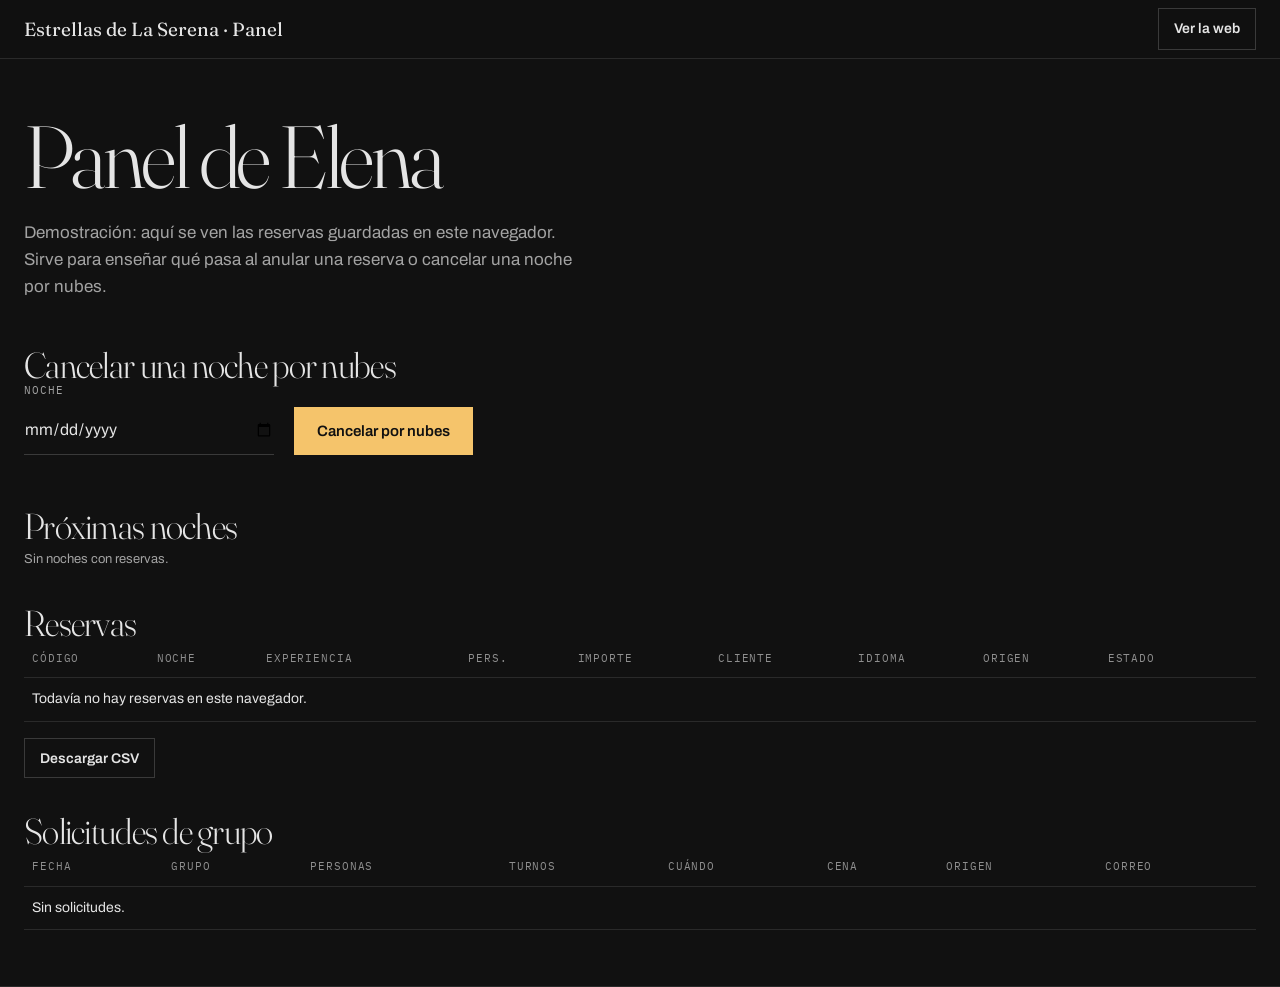
<file: estrellas-la-serena-web/estrellas-la-serena/panel.html>
<!doctype html>
<html lang="es">
<head>
<meta charset="utf-8"><meta name="viewport" content="width=device-width,initial-scale=1">
<meta name="robots" content="noindex">
<title>Panel de Elena · Estrellas de La Serena</title>
<link rel="icon" href="data:image/svg+xml,%3Csvg xmlns='http://www.w3.org/2000/svg' viewBox='0 0 32 32'%3E%3Crect width='32' height='32' rx='7' fill='%230b1630'/%3E%3Cpath d='M16 5l2.6 7.4L26 15l-7.4 2.6L16 25l-2.6-7.4L6 15l7.4-2.6z' fill='%23f5c46b'/%3E%3C/svg%3E">
<link rel="preconnect" href="https://fonts.googleapis.com">
<link rel="preconnect" href="https://fonts.gstatic.com" crossorigin>
<link rel="stylesheet" href="https://fonts.googleapis.com/css2?family=Fraunces:ital,opsz,wght@0,9..144,300;0,9..144,500;1,9..144,300&amp;family=Archivo:wght@400;500;600&amp;family=IBM+Plex+Mono:wght@400;500&amp;display=swap">
<link rel="stylesheet" href="assets/styles.css">
</head>
<body>
<header class="top"><div class="wrap"><a class="logo" href="./">Estrellas de La Serena · Panel</a><a class="btn peq sec" href="./">Ver la web</a></div></header>
<main class="doc"><section><div class="wrap">
<h1>Panel de Elena</h1>
<p class="intro">Demostración: aquí se ven las reservas guardadas en este navegador. Sirve para enseñar qué pasa al anular una reserva o cancelar una noche por nubes.</p>

<h2>Cancelar una noche por nubes</h2>
<form id="f-nubes" class="fila" style="max-width:520px;align-items:end">
  <div class="campo"><label for="n-fecha">Noche</label><input type="date" id="n-fecha" required></div>
  <div class="campo"><button class="btn" type="submit">Cancelar por nubes</button></div>
</form>
<p id="n-msg" role="status"></p>

<h2>Próximas noches</h2>
<div id="resumen-noches"></div>

<h2>Reservas</h2>
<div style="overflow-x:auto"><table><thead><tr><th>Código</th><th>Noche</th><th>Experiencia</th><th>Pers.</th><th>Importe</th><th>Cliente</th><th>Idioma</th><th>Origen</th><th>Estado</th><th></th></tr></thead><tbody id="tabla"></tbody></table></div>
<p><button class="btn sec peq" id="csv">Descargar CSV</button></p>

<h2>Solicitudes de grupo</h2>
<div style="overflow-x:auto"><table><thead><tr><th>Fecha</th><th>Grupo</th><th>Personas</th><th>Turnos</th><th>Cuándo</th><th>Cena</th><th>Origen</th><th>Correo</th></tr></thead><tbody id="tabla-g"></tbody></table></div>
</div></section></main>
<script src="assets/app.js"></script>
<script>
(function(){
  var E = window.ELS, NOM = {obs:"Observación",cena:"Con cena",ruta:"Ruta"};
  function esc(s){return String(s==null?"":s).replace(/[&<>"']/g,function(c){return{"&":"&amp;","<":"&lt;",">":"&gt;",'"':"&quot;","'":"&#39;"}[c];});}
  function pintar(){
    var res = E.leer(E.K_RES, []).sort(function(a,b){return a.fecha<b.fecha?-1:1;});
    document.getElementById("tabla").innerHTML = res.length ? res.map(function(r){
      return "<tr><td>"+esc(r.codigo)+"</td><td>"+esc(r.fecha)+"</td><td>"+NOM[r.producto]+"</td><td>"+r.personas+"</td><td>"+r.precio+" €</td><td>"+esc(r.nombre)+"<br><small>"+esc(r.email)+(r.telefono?" · "+esc(r.telefono):"")+"</small></td><td>"+esc(r.idioma)+"</td><td class='estado-"+r.estado+"'>"+r.estado.replace("_"," ")+"</td><td>"+(r.estado==="activa"?"<button class='btn sec peq' data-anular='"+r.id+"'>Anular</button>":"")+"</td></tr>";
    }).join("") : "<tr><td colspan='10'>Todavía no hay reservas en este navegador.</td></tr>";
    var g = E.leer(E.K_GRUPOS, []);
    document.getElementById("tabla-g").innerHTML = g.length ? g.map(function(x){
      var t = Math.ceil(x.personas/15);
      return "<tr><td>"+esc(x.creada.slice(0,10))+"</td><td>"+esc(x.empresa)+"</td><td>"+x.personas+"</td><td>"+t+"</td><td>"+esc(x.cuando)+"</td><td>"+(x.cena?"Sí":"No")+"</td><td>"+esc(x.origen||"directo")+"</td><td>"+esc(x.email)+"</td></tr>";
    }).join("") : "<tr><td colspan='8'>Sin solicitudes.</td></tr>";
    // Resumen de ocupación de las noches con reservas: ¿sale a cuenta? (12 personas ≈ 300 € limpios según la ficha)
    var porNoche = {};
    res.filter(function(r){return r.estado==="activa" && r.producto!=="ruta";}).forEach(function(r){porNoche[r.fecha]=(porNoche[r.fecha]||0)+r.personas;});
    var ks = Object.keys(porNoche).sort();
    document.getElementById("resumen-noches").innerHTML = ks.length ? "<ul>"+ks.map(function(k){var n=porNoche[k];return "<li>"+k+": "+n+"/15 personas"+(n<12?" · faltan "+(12-n)+" para llegar a 12 (salida rentable)":" · salida rentable")+"</li>";}).join("")+"</ul>" : "<p class='ayuda'>Sin noches con reservas.</p>";
  }
  document.addEventListener("click", function(e){
    var id = e.target.getAttribute && e.target.getAttribute("data-anular");
    if(!id) return;
    var l = E.leer(E.K_RES, []);
    l.forEach(function(r){ if(String(r.id)===id) r.estado="anulada"; });
    E.guardar(E.K_RES, l); pintar();   // al anular, las plazas vuelven a quedar libres en el calendario
  });
  document.getElementById("f-nubes").addEventListener("submit", function(e){
    e.preventDefault();
    var k = document.getElementById("n-fecha").value; if(!k) return;
    var n = E.leer(E.K_NOCHES, {}); n[k] = {estado:"cancelada_nubes", fecha:new Date().toISOString()}; E.guardar(E.K_NOCHES, n);
    var l = E.leer(E.K_RES, []), afect = [];
    l.forEach(function(r){ if(r.fecha===k && r.estado==="activa"){ r.estado="cancelada_nubes"; afect.push(r.email); } });
    E.guardar(E.K_RES, l);
    document.getElementById("n-msg").textContent = "Noche "+k+" cancelada. Ya no aparece en el calendario. Reservas afectadas: "+afect.length+(afect.length?" (avisar a: "+afect.join(", ")+")":"")+".";
    pintar();
  });
  document.getElementById("csv").addEventListener("click", function(){
    var l = E.leer(E.K_RES, []), cab = ["codigo","fecha","producto","personas","precio","nombre","email","telefono","idioma","estado"];
    var csv = [cab.join(";")].concat(l.map(function(r){return cab.map(function(c){return '"'+String(r[c]==null?"":r[c]).replace(/"/g,'""')+'"';}).join(";");})).join("\n");
    var a = document.createElement("a"); a.href = "data:text/csv;charset=utf-8,"+encodeURIComponent(csv); a.download = "reservas.csv"; a.click();
  });
  pintar();
})();
</script>
</body>
</html>
</file>
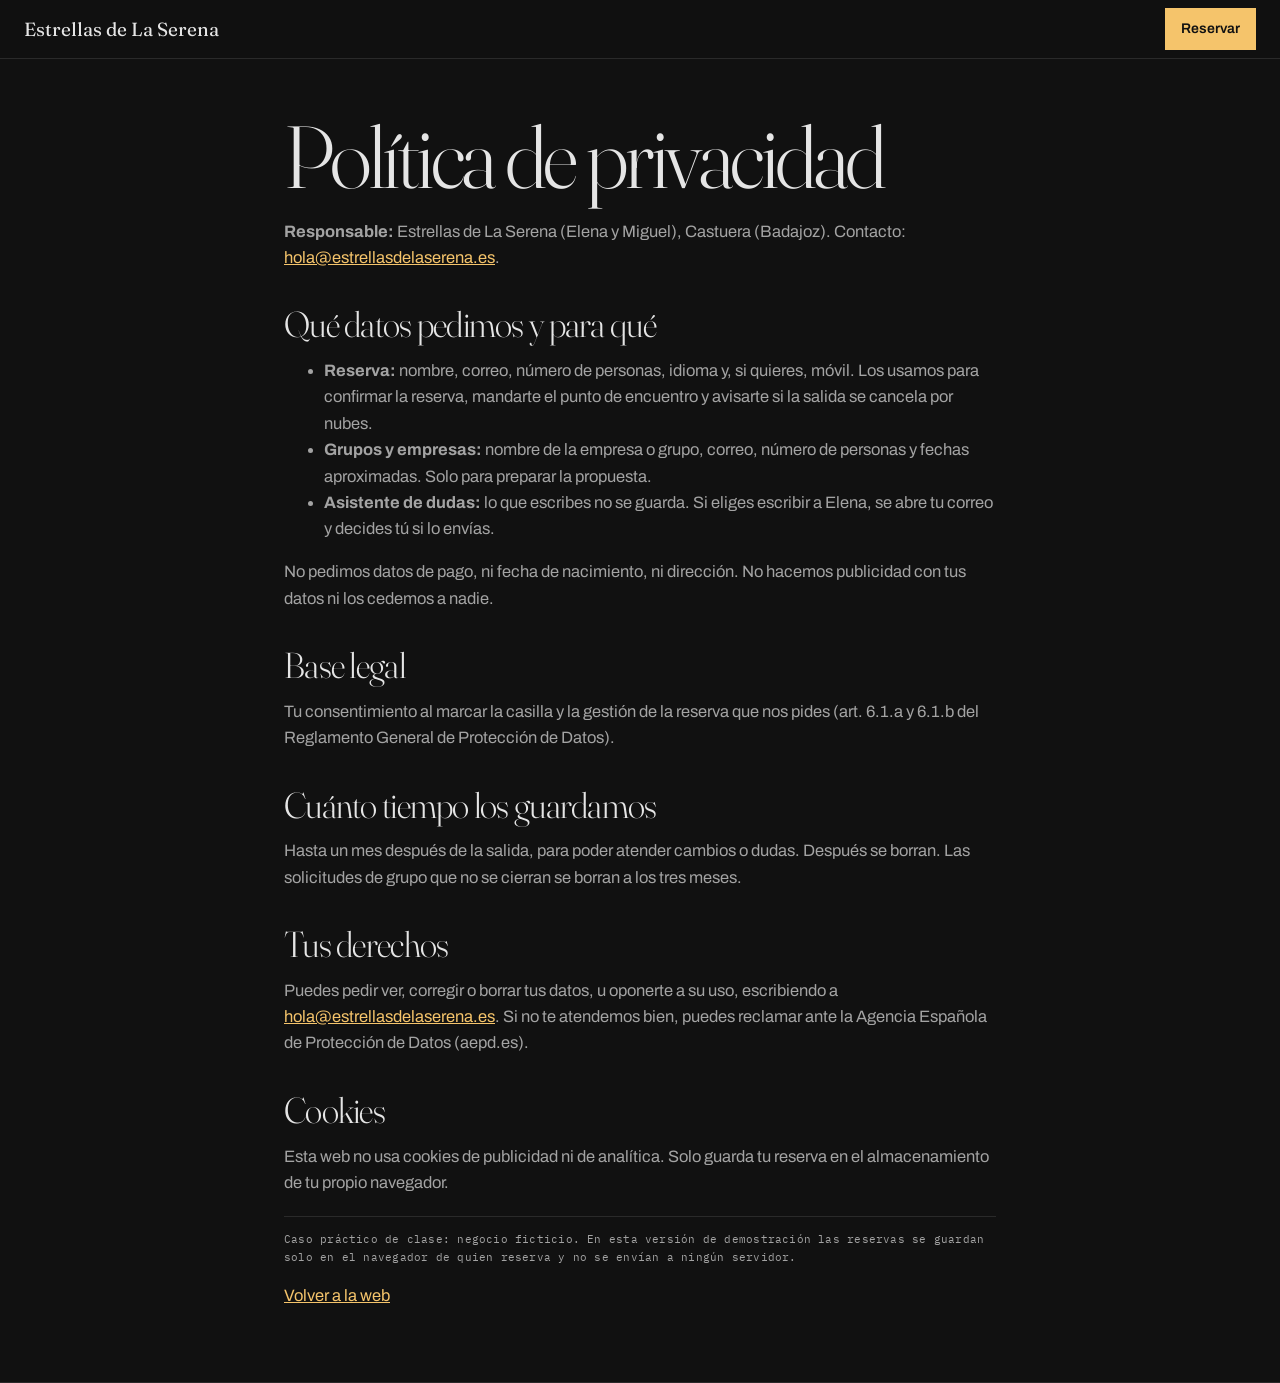
<file: estrellas-la-serena-web/estrellas-la-serena/privacidad.html>
<!doctype html>
<html lang="es">
<head>
<meta charset="utf-8"><meta name="viewport" content="width=device-width,initial-scale=1">
<title>Política de privacidad · Estrellas de La Serena</title>
<meta name="description" content="Qué datos pide Estrellas de La Serena al reservar, para qué y durante cuánto tiempo.">
<link rel="icon" href="data:image/svg+xml,%3Csvg xmlns='http://www.w3.org/2000/svg' viewBox='0 0 32 32'%3E%3Crect width='32' height='32' rx='7' fill='%230b1630'/%3E%3Cpath d='M16 5l2.6 7.4L26 15l-7.4 2.6L16 25l-2.6-7.4L6 15l7.4-2.6z' fill='%23f5c46b'/%3E%3C/svg%3E">
<link rel="preconnect" href="https://fonts.googleapis.com">
<link rel="preconnect" href="https://fonts.gstatic.com" crossorigin>
<link rel="stylesheet" href="https://fonts.googleapis.com/css2?family=Fraunces:ital,opsz,wght@0,9..144,300;0,9..144,500;1,9..144,300&amp;family=Archivo:wght@400;500;600&amp;family=IBM+Plex+Mono:wght@400;500&amp;display=swap">
<link rel="stylesheet" href="assets/styles.css">
</head>
<body>
<header class="top"><div class="wrap"><a class="logo" href="./">Estrellas de La Serena</a><a class="btn peq" href="./#reservar">Reservar</a></div></header>
<main class="doc"><section><div class="wrap" style="max-width:760px">
<h1>Política de privacidad</h1>
<p><b>Responsable:</b> Estrellas de La Serena (Elena y Miguel), Castuera (Badajoz). Contacto: <a href="mailto:hola@estrellasdelaserena.es">hola@estrellasdelaserena.es</a>.</p>
<h2>Qué datos pedimos y para qué</h2>
<ul>
<li><b>Reserva:</b> nombre, correo, número de personas, idioma y, si quieres, móvil. Los usamos para confirmar la reserva, mandarte el punto de encuentro y avisarte si la salida se cancela por nubes.</li>
<li><b>Grupos y empresas:</b> nombre de la empresa o grupo, correo, número de personas y fechas aproximadas. Solo para preparar la propuesta.</li>
<li><b>Asistente de dudas:</b> lo que escribes no se guarda. Si eliges escribir a Elena, se abre tu correo y decides tú si lo envías.</li>
</ul>
<p>No pedimos datos de pago, ni fecha de nacimiento, ni dirección. No hacemos publicidad con tus datos ni los cedemos a nadie.</p>
<h2>Base legal</h2>
<p>Tu consentimiento al marcar la casilla y la gestión de la reserva que nos pides (art. 6.1.a y 6.1.b del Reglamento General de Protección de Datos).</p>
<h2>Cuánto tiempo los guardamos</h2>
<p>Hasta un mes después de la salida, para poder atender cambios o dudas. Después se borran. Las solicitudes de grupo que no se cierran se borran a los tres meses.</p>
<h2>Tus derechos</h2>
<p>Puedes pedir ver, corregir o borrar tus datos, u oponerte a su uso, escribiendo a <a href="mailto:hola@estrellasdelaserena.es">hola@estrellasdelaserena.es</a>. Si no te atendemos bien, puedes reclamar ante la Agencia Española de Protección de Datos (aepd.es).</p>
<h2>Cookies</h2>
<p>Esta web no usa cookies de publicidad ni de analítica. Solo guarda tu reserva en el almacenamiento de tu propio navegador.</p>
<p class="aviso-demo">Caso práctico de clase: negocio ficticio. En esta versión de demostración las reservas se guardan solo en el navegador de quien reserva y no se envían a ningún servidor.</p>
<p><a href="./">Volver a la web</a></p>
</div></section></main>
</body>
</html>
</file>
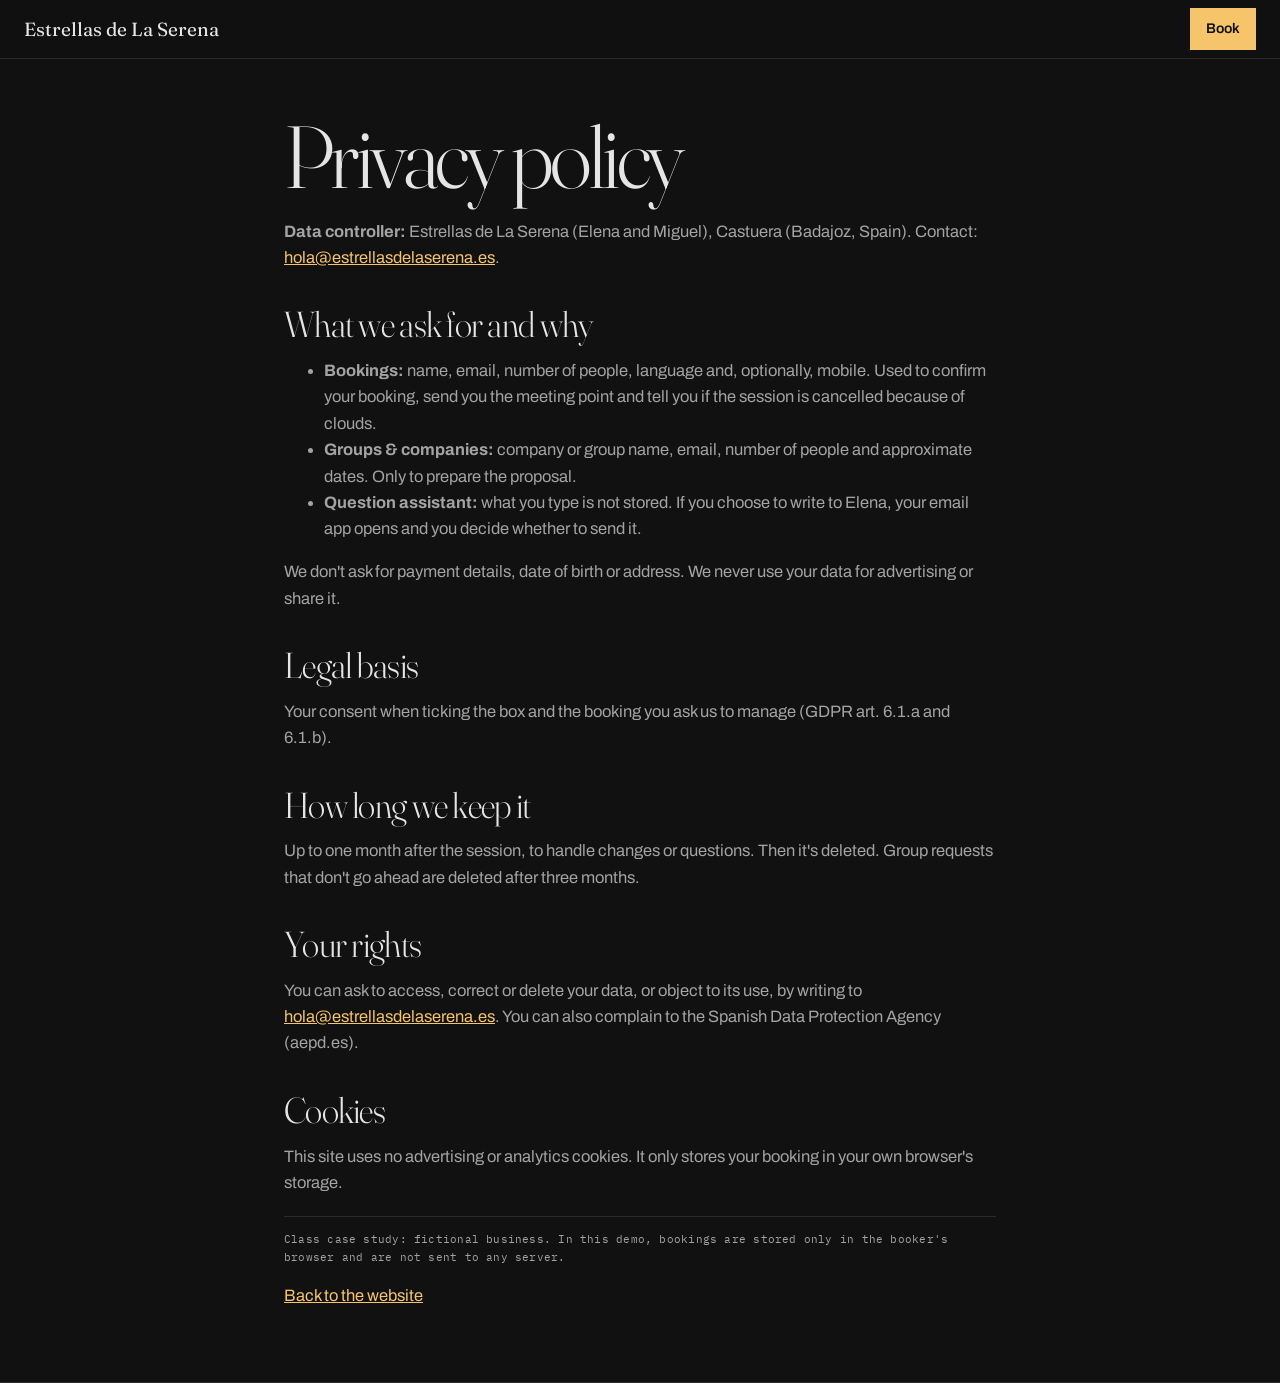
<file: estrellas-la-serena-web/estrellas-la-serena/en/privacy.html>
<!doctype html>
<html lang="en">
<head>
<meta charset="utf-8"><meta name="viewport" content="width=device-width,initial-scale=1">
<title>Privacy policy · Estrellas de La Serena</title>
<meta name="description" content="What data Estrellas de La Serena asks for when you book, why, and for how long.">
<link rel="icon" href="data:image/svg+xml,%3Csvg xmlns='http://www.w3.org/2000/svg' viewBox='0 0 32 32'%3E%3Crect width='32' height='32' rx='7' fill='%230b1630'/%3E%3Cpath d='M16 5l2.6 7.4L26 15l-7.4 2.6L16 25l-2.6-7.4L6 15l7.4-2.6z' fill='%23f5c46b'/%3E%3C/svg%3E">
<link rel="preconnect" href="https://fonts.googleapis.com">
<link rel="preconnect" href="https://fonts.gstatic.com" crossorigin>
<link rel="stylesheet" href="https://fonts.googleapis.com/css2?family=Fraunces:ital,opsz,wght@0,9..144,300;0,9..144,500;1,9..144,300&amp;family=Archivo:wght@400;500;600&amp;family=IBM+Plex+Mono:wght@400;500&amp;display=swap">
<link rel="stylesheet" href="../assets/styles.css">
</head>
<body>
<header class="top"><div class="wrap"><a class="logo" href="./">Estrellas de La Serena</a><a class="btn peq" href="./#book">Book</a></div></header>
<main class="doc"><section><div class="wrap" style="max-width:760px">
<h1>Privacy policy</h1>
<p><b>Data controller:</b> Estrellas de La Serena (Elena and Miguel), Castuera (Badajoz, Spain). Contact: <a href="mailto:hola@estrellasdelaserena.es">hola@estrellasdelaserena.es</a>.</p>
<h2>What we ask for and why</h2>
<ul>
<li><b>Bookings:</b> name, email, number of people, language and, optionally, mobile. Used to confirm your booking, send you the meeting point and tell you if the session is cancelled because of clouds.</li>
<li><b>Groups &amp; companies:</b> company or group name, email, number of people and approximate dates. Only to prepare the proposal.</li>
<li><b>Question assistant:</b> what you type is not stored. If you choose to write to Elena, your email app opens and you decide whether to send it.</li>
</ul>
<p>We don't ask for payment details, date of birth or address. We never use your data for advertising or share it.</p>
<h2>Legal basis</h2>
<p>Your consent when ticking the box and the booking you ask us to manage (GDPR art. 6.1.a and 6.1.b).</p>
<h2>How long we keep it</h2>
<p>Up to one month after the session, to handle changes or questions. Then it's deleted. Group requests that don't go ahead are deleted after three months.</p>
<h2>Your rights</h2>
<p>You can ask to access, correct or delete your data, or object to its use, by writing to <a href="mailto:hola@estrellasdelaserena.es">hola@estrellasdelaserena.es</a>. You can also complain to the Spanish Data Protection Agency (aepd.es).</p>
<h2>Cookies</h2>
<p>This site uses no advertising or analytics cookies. It only stores your booking in your own browser's storage.</p>
<p class="aviso-demo">Class case study: fictional business. In this demo, bookings are stored only in the booker's browser and are not sent to any server.</p>
<p><a href="./">Back to the website</a></p>
</div></section></main>
</body>
</html>
</file>
<file: estrellas-la-serena-web/estrellas-la-serena/assets/styles.css>
:root{
  --bg:#111111; --bg-2:#161616; --linea:#2A2A2A; --linea-2:#3A3A3A;
  --texto:#E5E5E5; --suave:#A3A3A3; --tenue:#8F8F8F;
  --acento:#F5C46B; --sobre-acento:#111111;
  --ok:#9FD8B4; --aviso:#FFB4A2;
  --display:"Fraunces",Georgia,"Times New Roman",serif;
  --cuerpo:"Archivo","Helvetica Neue",Arial,sans-serif;
  --mono:"IBM Plex Mono",ui-monospace,Menlo,Consolas,monospace;
  --ease:cubic-bezier(.16,1,.3,1);
}
*{box-sizing:border-box}
html{scroll-behavior:smooth;-webkit-text-size-adjust:100%}
body{margin:0;font-family:var(--cuerpo);font-size:16.5px;line-height:1.6;color:var(--texto);background:var(--bg);-webkit-font-smoothing:antialiased}
a{color:var(--texto)}
img,svg{max-width:100%}
.wrap{max-width:1280px;margin:0 auto;padding:0 24px}
.skip{position:absolute;left:-999px}.skip:focus{left:10px;top:10px;background:var(--texto);color:var(--bg);padding:8px;z-index:99}
:focus-visible{outline:2px solid var(--acento);outline-offset:3px}

.eyebrow,.paso{font-family:var(--mono);font-size:11px;font-weight:400;letter-spacing:.08em;text-transform:uppercase;color:var(--suave);margin:0 0 12px}
h1,h2,h3{font-weight:300;margin:0}
h1,h2{font-family:var(--display);font-variation-settings:"opsz" 144}
h3{font-family:var(--display);font-weight:500}

.lnk{position:relative;display:inline-flex;align-items:center;gap:8px;color:var(--texto);text-decoration:none;font-weight:500;padding-bottom:3px}
.lnk::after{content:"";position:absolute;left:0;bottom:0;height:1px;width:100%;background:currentColor;transform:scaleX(0);transform-origin:left;transition:transform .5s var(--ease)}
.lnk:hover::after{transform:scaleX(1)}
.fl{display:inline-block;transition:transform .5s var(--ease)}
.lnk:hover .fl,.btn:hover .fl{transform:translate(3px,-3px)}

header.top{position:sticky;top:0;z-index:20;background:rgba(17,17,17,.92);-webkit-backdrop-filter:blur(8px);backdrop-filter:blur(8px);border-bottom:1px solid var(--linea)}
header.top .wrap{display:flex;align-items:center;justify-content:space-between;gap:12px;min-height:58px}
.logo{display:flex;align-items:center;gap:9px;color:var(--texto);text-decoration:none;font-family:var(--display);font-size:19px;white-space:nowrap}
.logo svg{width:16px;height:16px;flex:none}
nav.menu{display:none;gap:28px}
nav.menu a{position:relative;color:var(--suave);text-decoration:none;font-family:var(--mono);font-size:11px;letter-spacing:.08em;text-transform:uppercase;padding:4px 0;transition:color .3s var(--ease)}
nav.menu a::after{content:"";position:absolute;left:0;bottom:0;height:1px;width:100%;background:currentColor;transform:scaleX(0);transform-origin:left;transition:transform .5s var(--ease)}
nav.menu a:hover{color:var(--texto)}
nav.menu a:hover::after{transform:scaleX(1)}
.top-acc{display:flex;gap:8px;align-items:center}
.lang{font-family:var(--mono);font-size:11px;letter-spacing:.08em;color:var(--suave);text-decoration:none;border:1px solid var(--linea-2);padding:8px 11px}
.lang:hover{background:var(--texto);color:var(--bg);border-color:var(--texto)}
@media (min-width:980px){nav.menu{display:flex}}
@media (max-width:420px){.logo{font-size:17px}}

.btn{display:inline-flex;align-items:center;justify-content:center;gap:10px;background:var(--acento);color:var(--sobre-acento);font-family:var(--cuerpo);font-weight:600;font-size:15px;border:1px solid var(--acento);border-radius:0;padding:14px 22px;min-height:48px;text-decoration:none;cursor:pointer}
.btn:hover{background:transparent;color:var(--acento)}
.btn.sec{background:transparent;color:var(--texto);border-color:var(--linea-2)}
.btn.sec:hover{background:var(--texto);color:var(--bg);border-color:var(--texto)}
.btn.peq{padding:9px 15px;min-height:40px;font-size:14px}

.hero{border-bottom:1px solid var(--linea);padding:0!important}
.hero .wrap{display:grid;grid-template-columns:1fr;gap:0}
.hero-meta{padding:40px 0 24px;border-bottom:1px solid var(--linea)}
.coords{display:grid;grid-template-columns:1fr 1fr;margin:0;gap:0}
.coords div{padding:10px 0;border-top:1px solid var(--linea)}
.coords dt{font-family:var(--mono);font-size:11px;text-transform:uppercase;letter-spacing:.08em;color:var(--tenue)}
.coords dd{margin:2px 0 0;font-family:var(--mono);font-size:14px}
.hero-main{padding:40px 0 56px}
.hero h1{font-size:clamp(52px,9.5vw,136px);line-height:.92;letter-spacing:-.04em}
.hero h1 em{font-style:italic;color:var(--acento)}
.hero .lema{font-family:var(--display);font-style:italic;font-weight:300;font-size:clamp(22px,2.6vw,30px);margin:28px 0 12px;max-width:620px}
.hero p.sub{color:var(--suave);max-width:520px;margin:0 0 32px}
.hero .ctas{display:flex;flex-wrap:wrap;gap:10px}
@media (min-width:980px){
  .hero .wrap{grid-template-columns:repeat(12,minmax(0,1fr))}
  .hero-meta{grid-column:1/4;grid-row:1/3;padding:72px 32px 40px 0;border-bottom:0;border-right:1px solid var(--linea)}
  .coords{grid-template-columns:1fr;margin-top:180px}
  .hero-main{grid-column:4/-1;padding:72px 0 80px 48px}
  .noches{grid-column:4/-1;padding-left:48px}
}

.noches{border-top:1px solid var(--linea);padding:28px 0 40px}
.noches-cab{display:flex;justify-content:space-between;align-items:baseline;gap:10px}
.noches-cab .eyebrow{margin:0}
.noches-cab span{font-family:var(--mono);font-size:11px;letter-spacing:.08em;text-transform:uppercase;color:var(--tenue)}
@media (max-width:520px){.noches-cab span{display:none}}
.noches-hoy{display:flex;align-items:center;gap:18px;padding:22px 0}
.noches-hoy svg.luna{width:48px;height:48px;flex:none}
.noches-hoy b{display:block;font-family:var(--display);font-weight:300;font-size:30px;line-height:1.1}
.noches-hoy small{color:var(--suave);font-family:var(--mono);font-size:11px;text-transform:uppercase;letter-spacing:.08em}
.noches-lista{list-style:none;margin:0;padding:0;border-top:1px solid var(--linea)}
.noches-lista li{border-bottom:1px solid var(--linea)}
.noche{display:grid;grid-template-columns:72px 28px 1fr auto;align-items:center;gap:12px;width:100%;background:transparent;border:0;padding:12px 0;color:var(--texto);font:inherit;font-size:15px;text-align:left;cursor:pointer;transition:padding .5s var(--ease),color .3s var(--ease)}
.noche:hover{padding-left:10px;color:var(--acento)}
.noche .d{font-family:var(--mono);font-size:12px;color:var(--suave);text-transform:uppercase;letter-spacing:.06em}
.noche svg.luna{width:20px;height:20px}
.noche .tag{font-family:var(--mono);font-size:11px;letter-spacing:.08em;text-transform:uppercase;color:var(--tenue);white-space:nowrap}
.noche .tag.si{color:var(--ok)}
.noche[aria-disabled="true"]{opacity:.45;cursor:not-allowed}
.noche[aria-disabled="true"]:hover{padding-left:0;color:var(--texto)}

section{scroll-margin-top:60px;padding:72px 0;border-bottom:1px solid var(--linea)}
section:not(.hero) > .wrap{display:grid;grid-template-columns:1fr}
section:not(.hero) > .wrap > *{grid-column:1/-1;min-width:0}
section h2{font-size:clamp(40px,6vw,84px);line-height:.95;letter-spacing:-.035em;max-width:900px}
section .intro{color:var(--suave);margin:20px 0 48px;max-width:560px;font-size:17px}
@media (min-width:980px){
  section{padding:120px 0}
  section:not(.hero) > .wrap{grid-template-columns:repeat(12,minmax(0,1fr));column-gap:24px}
  section:not(.hero) > .wrap > .eyebrow{grid-column:1/4;grid-row:1/3;padding-top:14px}
  section:not(.hero) > .wrap > h2,section:not(.hero) > .wrap > .intro{grid-column:4/-1}
}

.exp{list-style:none;margin:0;padding:0;border-top:1px solid var(--linea)}
.exp-item{display:grid;grid-template-columns:48px 1fr;gap:6px 16px;padding:28px 0;border-bottom:1px solid var(--linea)}
.exp-item .n{font-family:var(--mono);font-size:12px;color:var(--tenue);padding-top:12px}
.exp-tit,.exp-txt,.exp-meta,.exp-item .lnk{grid-column:2}
.exp-tit h3{font-size:clamp(30px,4vw,52px);line-height:1;letter-spacing:-.03em;font-weight:300}
.etq{display:inline-block;margin-top:10px;font-family:var(--mono);font-size:11px;letter-spacing:.08em;text-transform:uppercase;color:var(--acento)}
.exp-txt{color:var(--suave);margin:4px 0 0;max-width:460px}
.exp-meta{display:flex;gap:18px;align-items:baseline;margin:6px 0 0;font-family:var(--mono);font-size:13px;color:var(--suave)}
.exp-meta .precio{font-size:22px;color:var(--texto)}
.exp-item .lnk{justify-self:start;margin-top:6px}
@media (min-width:980px){
  .exp-item{grid-template-columns:repeat(12,minmax(0,1fr));column-gap:24px;align-items:baseline;padding:40px 0}
  .exp-item .n{grid-column:1/2;padding:0}
  .exp-tit{grid-column:2/7}
  .exp-txt{grid-column:7/10;margin:0}
  .exp-meta{grid-column:10/12;flex-direction:column;gap:2px;margin:0}
  .exp-item .lnk{grid-column:12/13;justify-self:end;margin:0;white-space:nowrap}
}
.franja{display:grid;grid-template-columns:1fr 1fr;margin:48px 0 0;border-top:1px solid var(--linea)}
.franja div{padding:20px 16px 20px 0;border-bottom:1px solid var(--linea)}
.franja dt{font-family:var(--display);font-weight:300;font-size:34px;line-height:1.05;letter-spacing:-.02em}
.franja dt .lnk{font-family:var(--cuerpo);font-size:15px;letter-spacing:0}
.franja dd{margin:4px 0 0;font-family:var(--mono);font-size:11px;text-transform:uppercase;letter-spacing:.08em;color:var(--tenue)}
@media (min-width:980px){.franja{grid-template-columns:repeat(4,1fr)}.franja div{border-bottom:0;border-right:1px solid var(--linea);padding:24px 24px 8px}.franja div:first-child{padding-left:0}.franja div:last-child{border-right:0;display:flex;align-items:flex-end}}

.cal-cab{display:flex;align-items:center;justify-content:space-between;gap:10px;margin-bottom:14px}
.cal-cab h3{font-family:var(--display);font-weight:300;font-size:30px;text-transform:capitalize;letter-spacing:-.02em}
.cal-nav{background:transparent;color:var(--texto);border:1px solid var(--linea-2);width:44px;height:44px;font-size:18px;cursor:pointer}
.cal-nav:hover:not(:disabled){background:var(--texto);color:var(--bg);border-color:var(--texto)}
.cal-nav:disabled{opacity:.3;cursor:default}
.cal{display:grid;grid-template-columns:repeat(7,1fr);border-left:1px solid var(--linea);border-top:1px solid var(--linea)}
.cal .dow{font-family:var(--mono);font-size:11px;letter-spacing:.08em;text-align:center;color:var(--tenue);padding:8px 0;border-right:1px solid var(--linea);border-bottom:1px solid var(--linea)}
.dia{position:relative;background:transparent;border:0;border-right:1px solid var(--linea);border-bottom:1px solid var(--linea);border-radius:0;min-height:62px;padding:6px 3px;color:var(--texto);font-family:var(--mono);font-size:13px;display:flex;flex-direction:column;align-items:center;justify-content:center;gap:5px;cursor:pointer;transition:background .3s var(--ease),color .3s var(--ease)}
.dia:hover:not([aria-disabled]){background:var(--bg-2);color:var(--acento)}
.dia .luna{width:18px;height:18px}
.dia.vacio{cursor:default}
.dia.pasado,.dia.bloq{color:var(--tenue);cursor:not-allowed;text-decoration:line-through}
.dia.pasado .luna,.dia.bloq .luna{opacity:.35}
.dia.oscura::before{content:"";position:absolute;left:6px;top:6px;width:6px;height:1px;background:var(--texto)}
.dia.entresemana.oscura::after{content:"";position:absolute;top:5px;right:6px;width:6px;height:6px;border-radius:50%;background:var(--ok)}
.dia.sel{background:var(--acento);color:var(--sobre-acento)}
.dia.sel::before{background:var(--sobre-acento)}
.leyenda{display:flex;flex-wrap:wrap;gap:10px 22px;font-family:var(--mono);font-size:11px;letter-spacing:.06em;text-transform:uppercase;color:var(--suave);margin:16px 0 0;padding:0;list-style:none}
.leyenda li{display:flex;align-items:center;gap:8px}
.pt{width:10px;height:10px;display:inline-block}
.info-dia{margin-top:18px;border-top:1px solid var(--linea);border-bottom:1px solid var(--linea);padding:16px 0;font-size:15px;color:var(--suave)}
.info-dia b{color:var(--texto);font-family:var(--display);font-weight:300;font-size:22px}

.reserva{display:grid;grid-template-columns:1fr;gap:40px}
@media (min-width:980px){.reserva{grid-template-columns:7fr 5fr;gap:48px}.reserva > form{border-left:1px solid var(--linea);padding-left:48px}}
form .campo{margin-bottom:18px}
label{display:block;font-family:var(--mono);font-weight:400;font-size:11px;letter-spacing:.08em;text-transform:uppercase;margin-bottom:6px;color:var(--suave)}
.check{font-family:var(--cuerpo);text-transform:none;letter-spacing:0;font-size:14px;display:flex;gap:10px;align-items:flex-start;color:var(--suave)}
.check input{width:18px;height:18px;min-height:0;margin-top:3px;flex:none;accent-color:var(--acento)}
input,select,textarea{width:100%;font:inherit;font-size:16px;color:var(--texto);background:transparent;border:0;border-bottom:1px solid var(--linea-2);border-radius:0;padding:10px 0;min-height:46px;transition:border-color .3s var(--ease)}
select{background:var(--bg)}
input:hover,select:hover{border-color:var(--suave)}
input:focus,select:focus{outline:none;border-color:var(--acento)}
.fila{display:grid;grid-template-columns:1fr 1fr;gap:20px}
.ayuda{font-size:13px;color:var(--tenue);margin:6px 0 0}
.resumen{border-top:1px solid var(--linea);border-bottom:1px solid var(--linea);padding:16px 0;font-size:15px;color:var(--suave)}
.resumen .total{font-family:var(--display);font-weight:300;font-size:36px;color:var(--texto);margin:2px 0;letter-spacing:-.02em}
.error{color:var(--aviso);font-size:13.5px;margin:6px 0 0}
.error:empty{margin:0}
.ok-box{border-top:2px solid var(--ok);padding:24px 0;color:var(--suave)}
.ok-box h3{font-family:var(--display);font-weight:300;font-size:44px;letter-spacing:-.03em;margin-bottom:10px;color:var(--texto)}
.codigo{font-family:var(--mono);font-size:22px;letter-spacing:.12em;color:var(--acento)}

.nubes{display:grid;grid-template-columns:1fr;border-top:1px solid var(--linea)}
.nube{padding:28px 0;border-bottom:1px solid var(--linea)}
.nube h3{font-size:26px;letter-spacing:-.02em;font-weight:300;margin:0 0 10px}
.nube p{margin:0;color:var(--suave);font-size:15px;max-width:360px}
@media (min-width:980px){.nubes{grid-template-columns:repeat(3,1fr)}.nube{border-bottom:0;border-right:1px solid var(--linea);padding:32px 32px 8px}.nube:first-child{padding-left:0}.nube:last-child{border-right:0}}

.turnos{display:grid;grid-template-columns:1fr;margin:0 0 48px;border-top:1px solid var(--linea);border-bottom:1px solid var(--linea)}
.turno{padding:22px 0;color:var(--suave);font-size:15px;border-bottom:1px solid var(--linea)}
.turno:last-child{border-bottom:0}
.turno b{display:block;font-family:var(--mono);font-weight:400;font-size:11px;letter-spacing:.08em;text-transform:uppercase;color:var(--acento);margin-bottom:8px}
@media (min-width:980px){.turnos{grid-template-columns:repeat(3,1fr)}.turno{border-bottom:0;border-right:1px solid var(--linea);padding:24px 24px 24px 0}.turno+.turno{padding-left:24px}.turno:last-child{border-right:0}}
#form-grupo{max-width:640px}

.llegar{display:grid;grid-template-columns:1fr;gap:24px;border-top:1px solid var(--linea);padding-top:28px}
@media (min-width:980px){.llegar{grid-template-columns:4fr 8fr;gap:48px}}
.llegar p{color:var(--suave)}
.llegar p b{color:var(--texto);font-weight:600}
.mapa p:first-child{font-family:var(--display);font-weight:300;font-size:26px;color:var(--texto);line-height:1.2}
.mapa a{color:var(--acento)}

details{border-top:1px solid var(--linea);padding:20px 0}
details:last-of-type{border-bottom:1px solid var(--linea)}
summary{cursor:pointer;font-family:var(--display);font-weight:300;font-size:clamp(20px,2.2vw,26px);letter-spacing:-.01em;list-style:none;display:flex;justify-content:space-between;gap:16px;transition:color .3s var(--ease)}
summary::-webkit-details-marker{display:none}
summary::after{content:"+";font-family:var(--mono);font-size:18px;color:var(--suave);transition:transform .5s var(--ease)}
details[open] summary::after{transform:rotate(45deg)}
summary:hover{color:var(--acento)}
details p{color:var(--suave);margin:12px 0 0;max-width:640px}

.asis-btn{position:fixed;right:16px;bottom:16px;z-index:30}
.asis{position:fixed;right:12px;bottom:76px;z-index:31;width:min(380px,calc(100vw - 24px));max-height:70vh;display:none;flex-direction:column;background:var(--bg);border:1px solid var(--linea-2)}
.asis.abierto{display:flex;animation:sube .5s var(--ease)}
@keyframes sube{from{opacity:0;transform:translateY(10px)}to{opacity:1;transform:none}}
.asis-cab{display:flex;justify-content:space-between;align-items:center;padding:10px 14px;border-bottom:1px solid var(--linea)}
.asis-cab b{font-family:var(--mono);font-weight:400;font-size:11px;letter-spacing:.08em;text-transform:uppercase}
.asis-cerrar{background:none;border:0;color:var(--suave);font-size:24px;cursor:pointer;width:40px;height:40px}
.asis-cerrar:hover{color:var(--texto)}
.asis-log{padding:14px;overflow-y:auto;display:flex;flex-direction:column;gap:10px;font-size:14.5px}
.msg{padding:0 0 0 12px;max-width:92%;border-left:1px solid var(--linea-2)}
.msg.bot{align-self:flex-start;color:var(--texto)}
.msg.bot a{color:var(--acento)}
.msg.yo{align-self:flex-end;border-left:0;border-right:2px solid var(--acento);padding:0 12px 0 0;color:var(--suave);text-align:right}
.chips{display:flex;flex-wrap:wrap;gap:6px;padding:0 14px 12px}
.chip{background:transparent;border:1px solid var(--linea-2);color:var(--suave);padding:6px 10px;font-family:var(--mono);font-size:11px;letter-spacing:.04em;cursor:pointer}
.chip:hover{background:var(--texto);color:var(--bg);border-color:var(--texto)}
.asis form{display:flex;gap:8px;padding:10px 14px;border-top:1px solid var(--linea)}
.asis form input{min-height:40px;padding:6px 0}

footer{padding:56px 0 100px;color:var(--tenue);font-size:14px}
footer a{color:var(--suave)}
.aviso-demo{font-family:var(--mono);font-size:11px;letter-spacing:.02em;color:var(--tenue);border-top:1px solid var(--linea);padding-top:14px;margin-top:20px}

table{width:100%;border-collapse:collapse;font-size:14px}
th,td{text-align:left;padding:10px 8px;border-bottom:1px solid var(--linea);vertical-align:top}
th{font-family:var(--mono);font-size:11px;letter-spacing:.08em;text-transform:uppercase;color:var(--tenue);font-weight:400}
.estado-activa{color:var(--ok)}.estado-anulada,.estado-cancelada_nubes{color:var(--aviso)}
.doc section{padding:56px 0}
.doc section:not(.hero) > .wrap{display:block}
.doc h1{font-family:var(--display);font-weight:300;font-size:clamp(44px,7vw,88px);letter-spacing:-.04em;line-height:.95;margin-bottom:20px}
.doc h2{margin-top:36px;font-size:clamp(26px,3.2vw,36px);letter-spacing:-.02em}
.doc ul,.doc p{color:var(--suave)}
.doc a{color:var(--acento)}

@media (prefers-reduced-motion:reduce){*,*::before,*::after{transition:none!important;animation:none!important;scroll-behavior:auto!important}}
@media (min-width:980px){.noches{padding:32px 0 48px 48px}}
</file>
